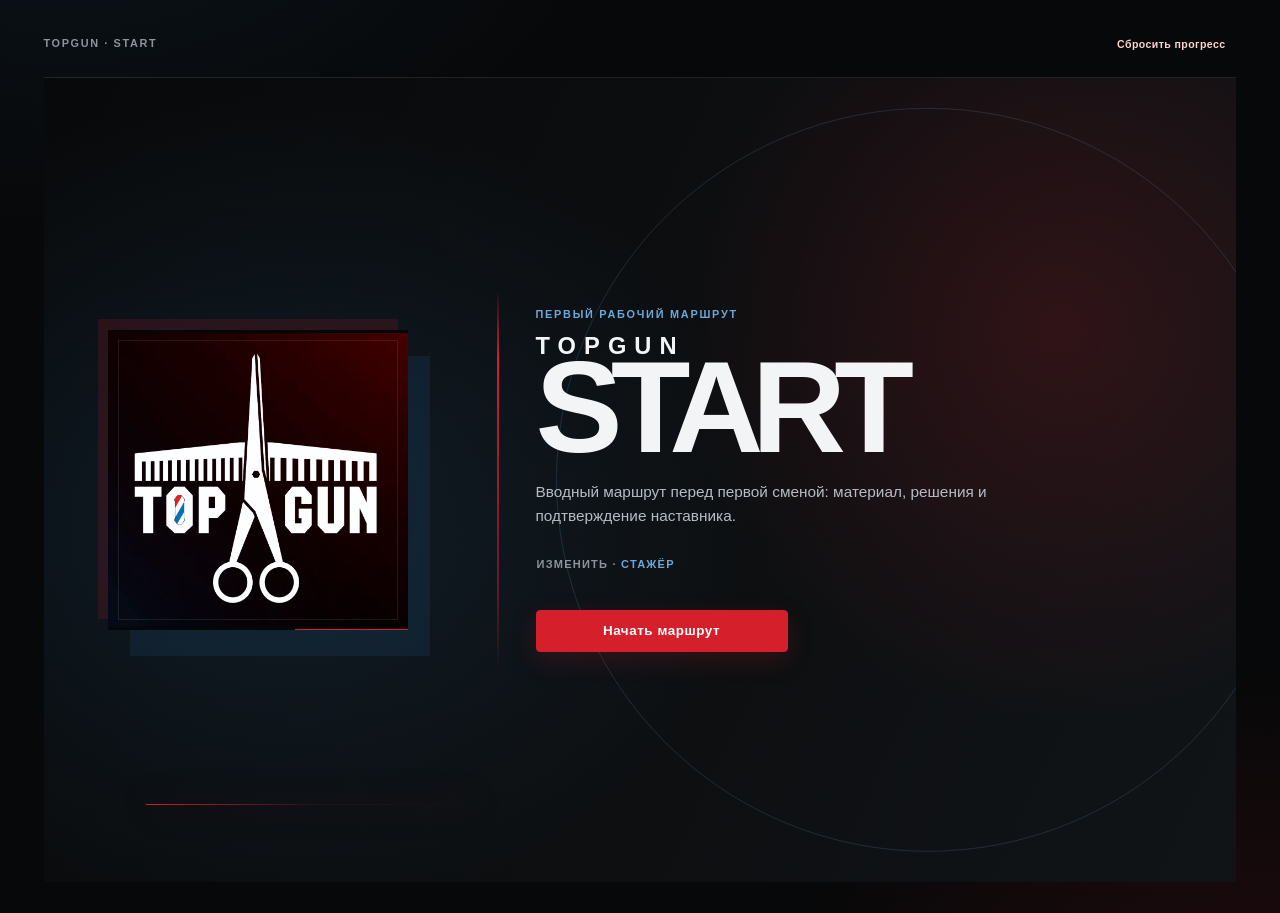
<file: index.html>
<!doctype html>
<html lang="ru">
  <head>
    <meta charset="utf-8">
    <meta name="viewport" content="width=device-width, initial-scale=1">
    <meta name="color-scheme" content="dark">
    <title>TOPGUN · Старт</title>
    <link rel="stylesheet" href="styles.css">
  </head>
  <body>
    <div id="app" class="app-shell" aria-live="polite"></div>
    <script src="content/sources.js"></script>
    <script src="content/practice.js"></script>
    <script src="content/modules.js"></script>
    <script src="content/questions.js"></script>
    <script src="content/experience.js"></script>
    <script src="src/progress.js"></script>
    <script src="src/experience-engine.js"></script>
    <script src="src/scene-renderers.js"></script>
    <script src="app.js"></script>
  </body>
</html>
</file>
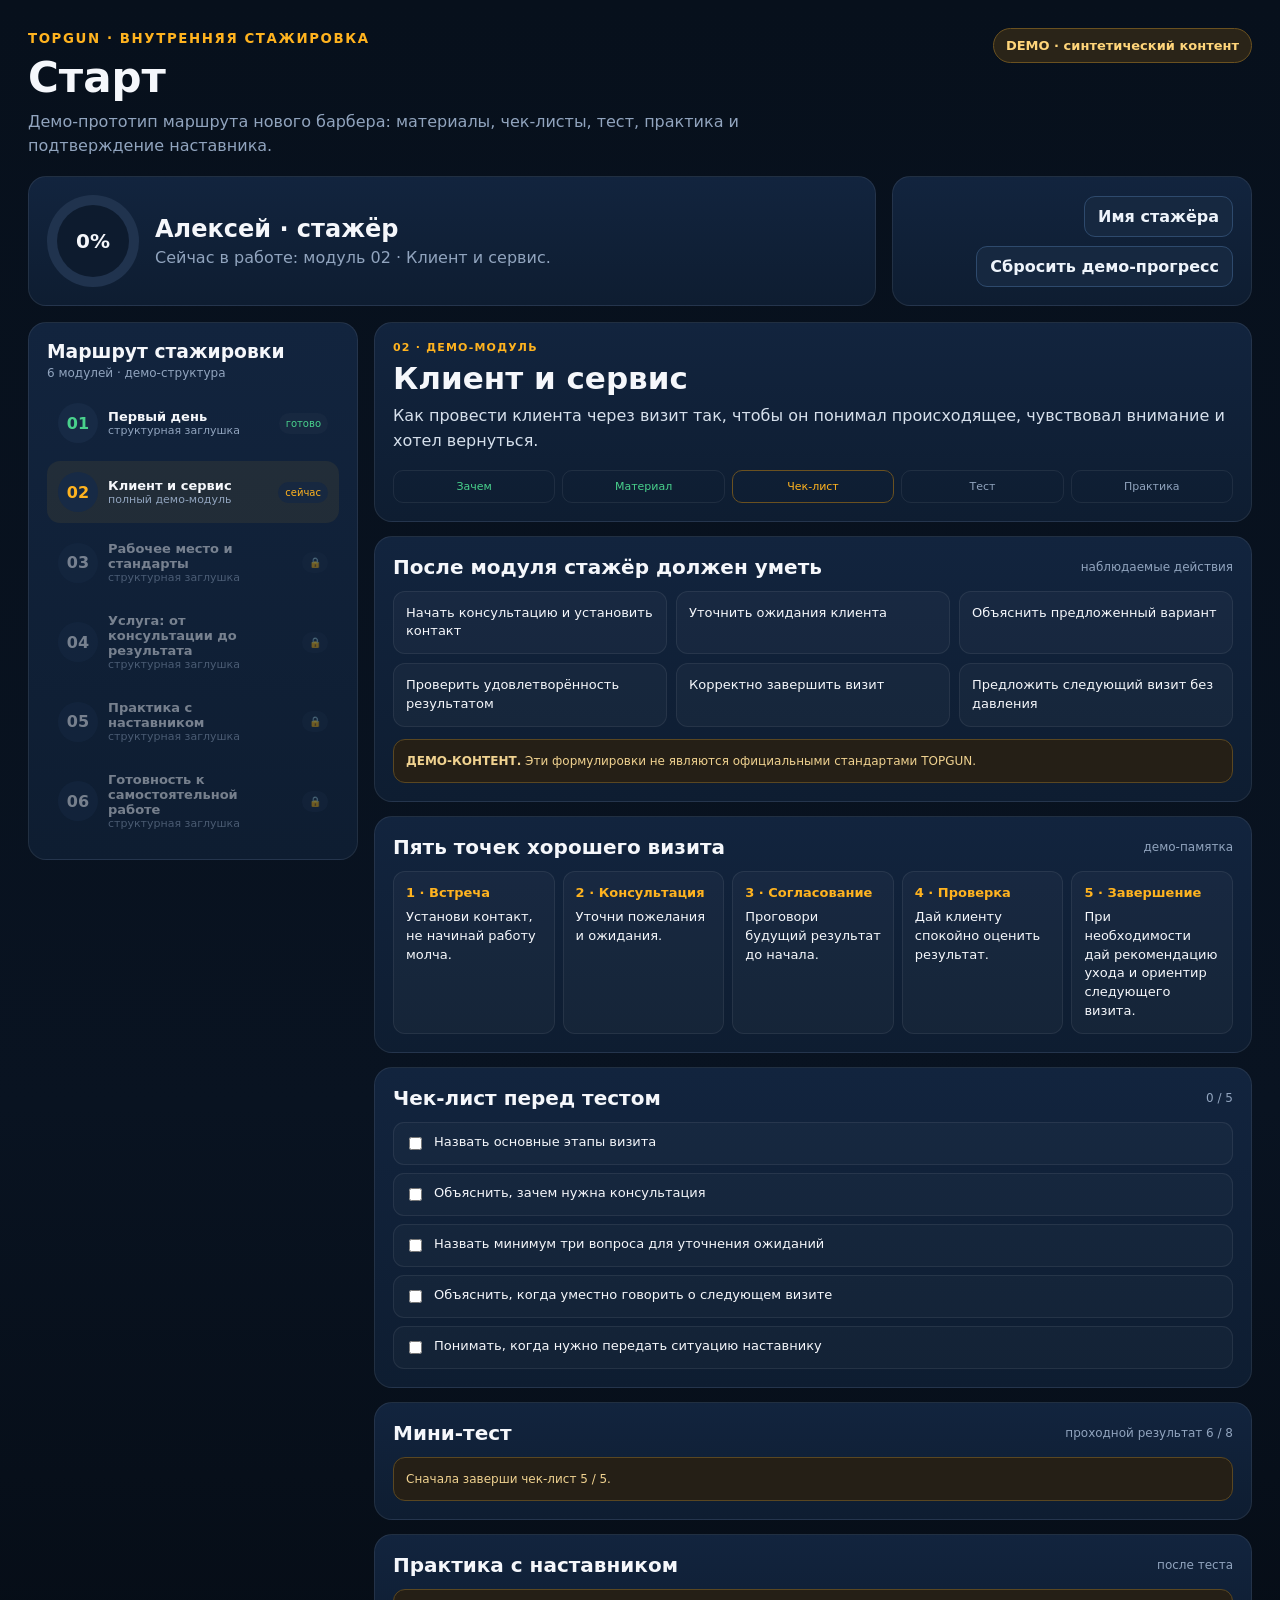
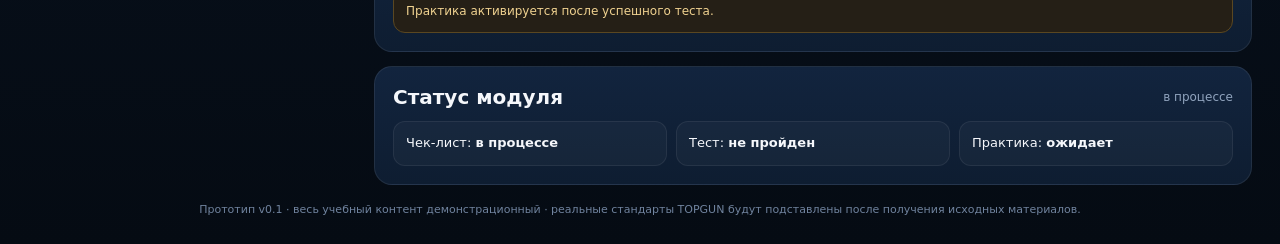
<file: references/TOPGUN_Start_prototype_v01.html>
<!doctype html>
<html lang="ru">
<head>
<meta charset="utf-8"><meta name="viewport" content="width=device-width,initial-scale=1">
<title>TOPGUN · Старт v0.1</title>
<style>
:root{--bg:#07101c;--panel:#10213a;--line:#29415f;--text:#f5f7fb;--muted:#91a4be;--amber:#ffb31f;--green:#49d18c;--red:#ff6b6b}
*{box-sizing:border-box} body{margin:0;background:linear-gradient(180deg,#07101c,#091321 60%,#050b13);color:var(--text);font-family:Inter,system-ui,Segoe UI,Arial,sans-serif}
.wrap{max-width:1380px;margin:auto;padding:28px}.top{display:flex;justify-content:space-between;gap:20px;align-items:flex-start;margin-bottom:18px}
small.brand{color:var(--amber);font-weight:900;letter-spacing:.12em;text-transform:uppercase}.top h1{margin:6px 0 8px;font-size:42px}.top p{color:var(--muted);margin:0;max-width:800px;line-height:1.5}
.demo{border:1px solid #6a5120;background:#2a2418;color:#ffd57a;padding:9px 12px;border-radius:999px;font-size:13px;font-weight:800}
.hero,.main{display:grid;grid-template-columns:1fr 360px;gap:16px}.hero{margin-bottom:16px}.card{background:linear-gradient(180deg,#12243e,#0e1d31);border:1px solid rgba(255,255,255,.08);border-radius:18px;padding:18px}
.progress{display:flex;gap:16px;align-items:center}.ring{width:92px;height:92px;border-radius:50%;display:grid;place-items:center;background:conic-gradient(var(--amber) 0deg,#20334e 0deg);position:relative}.ring:after{content:"";position:absolute;inset:10px;background:#0d1b2e;border-radius:50%}.ring b{z-index:1;font-size:20px}.progress h2{margin:0 0 5px}.progress p{margin:0;color:var(--muted)}
.actions{display:flex;justify-content:flex-end;align-items:center;gap:8px;flex-wrap:wrap}button{font:inherit;border:0;border-radius:11px;padding:10px 13px;font-weight:800;cursor:pointer}.primary{background:linear-gradient(135deg,var(--amber),#ff8a00);color:#111}.secondary{background:#162840;color:#eef4fb;border:1px solid #2e4a6d}
.route h3{margin:0 0 4px}.route .sub{color:var(--muted);font-size:12px;margin-bottom:12px}.mod{display:grid;grid-template-columns:40px 1fr auto;gap:10px;align-items:center;padding:11px;border-radius:13px;margin-top:7px;cursor:pointer}.mod:hover,.mod.active{background:rgba(255,179,31,.07)}.num{width:40px;height:40px;border-radius:50%;display:grid;place-items:center;background:#172a45;font-weight:900}.active .num{color:var(--amber)}.done .num{color:var(--green)}.locked{opacity:.45}.mt{font-size:13px;font-weight:850}.ms{font-size:11px;color:var(--muted)}.badge{font-size:10px;background:#172840;color:#9fb1c8;border-radius:999px;padding:5px 7px}.badge.ok{color:var(--green)}.badge.now{color:var(--amber)}
.main{grid-template-columns:330px 1fr;align-items:start}.route{position:sticky;top:14px}.content{display:grid;gap:14px}.moduleHead h2{font-size:31px;margin:6px 0 8px}.moduleHead p{margin:0;color:#d6e0ec;line-height:1.55}.eyebrow{font-size:11px;color:var(--amber);font-weight:900;letter-spacing:.11em;text-transform:uppercase}
.stagebar{display:grid;grid-template-columns:repeat(5,1fr);gap:7px;margin-top:16px}.stage{font-size:11px;color:var(--muted);padding:9px;border:1px solid rgba(255,255,255,.07);border-radius:10px;text-align:center}.stage.done{color:var(--green)}.stage.current{color:var(--amber);border-color:#6a5120}
.title{display:flex;justify-content:space-between;gap:10px;align-items:center;margin-bottom:12px}.title h3{margin:0;font-size:20px}.title span{color:var(--muted);font-size:12px}
.grid3{display:grid;grid-template-columns:repeat(3,1fr);gap:9px}.box{padding:12px;background:rgba(255,255,255,.03);border:1px solid rgba(255,255,255,.07);border-radius:12px;font-size:13px;line-height:1.45}.note{margin-top:12px;padding:12px;border:1px solid #5a4721;background:#251f16;border-radius:12px;color:#f0d290;font-size:12px;line-height:1.5}
.lesson{display:grid;grid-template-columns:repeat(5,1fr);gap:8px}.lesson .box b{color:var(--amber);display:block;margin-bottom:5px}.checks{display:grid;gap:8px}.check{display:flex;gap:9px;padding:11px;border:1px solid rgba(255,255,255,.07);border-radius:11px;background:rgba(255,255,255,.025);font-size:13px}.check input{accent-color:var(--amber)}
.question{padding:14px;border:1px solid rgba(255,255,255,.07);border-radius:12px;margin-bottom:10px}.question h4{margin:0 0 9px;font-size:14px;line-height:1.4}.opt{display:flex;gap:8px;padding:6px 0;font-size:12px;color:#dbe5f1}.opt input{accent-color:var(--amber)}
.result{display:none;margin-top:10px;padding:12px;border-radius:11px}.result.good{display:block;background:#10291f;border:1px solid #245d43;color:#bcefd3}.result.bad{display:block;background:#2a1619;border:1px solid #663239;color:#ffd0d0}
.practice{display:grid;grid-template-columns:1fr .65fr;gap:12px}.mentor{padding:13px;background:#0b1829;border:1px solid rgba(255,255,255,.07);border-radius:12px}.mentor label{display:block;color:var(--muted);font-size:10px;text-transform:uppercase;font-weight:800;margin:0 0 5px}.mentor select,.mentor textarea{width:100%;background:#081421;color:#fff;border:1px solid var(--line);border-radius:10px;padding:10px;font:inherit}.mentor textarea{min-height:90px;resize:vertical}
.stub{text-align:center;color:var(--muted);padding:38px 18px}.footer{text-align:center;color:#70839e;font-size:11px;margin-top:18px}
@media(max-width:1000px){.hero,.main{grid-template-columns:1fr}.route{position:static}.lesson{grid-template-columns:1fr 1fr}.grid3{grid-template-columns:1fr 1fr}.practice{grid-template-columns:1fr}}
@media(max-width:650px){.wrap{padding:18px}.top{flex-direction:column}.top h1{font-size:34px}.lesson,.grid3,.stagebar{grid-template-columns:1fr}}
</style>
</head><body><div class="wrap">
<div class="top"><div><small class="brand">TOPGUN · внутренняя стажировка</small><h1>Старт</h1><p>Демо-прототип маршрута нового барбера: материалы, чек-листы, тест, практика и подтверждение наставника.</p></div><div class="demo">DEMO · синтетический контент</div></div>
<div class="hero">
<div class="card progress"><div id="ring" class="ring"><b id="pct">0%</b></div><div><h2 id="name">Алексей · стажёр</h2><p id="progText">Сейчас в работе: модуль 02 · Клиент и сервис.</p></div></div>
<div class="card actions"><button class="secondary" onclick="renameTrainee()">Имя стажёра</button><button class="secondary" onclick="resetAll()">Сбросить демо-прогресс</button></div>
</div>
<div class="main"><aside class="card route"><h3>Маршрут стажировки</h3><div class="sub">6 модулей · демо-структура</div><div id="route"></div></aside><section id="content" class="content"></section></div>
<div class="footer">Прототип v0.1 · весь учебный контент демонстрационный · реальные стандарты TOPGUN будут подставлены после получения исходных материалов.</div>
</div>
<script>
const modules=[
{id:1,t:'Первый день',d:'Как устроена стажировка, роли и первые шаги.'},
{id:2,t:'Клиент и сервис',d:'Консультация, коммуникация, завершение визита.'},
{id:3,t:'Рабочее место и стандарты',d:'Подготовка рабочего места и порядок действий.'},
{id:4,t:'Услуга: от консультации до результата',d:'Последовательность работы с клиентом.'},
{id:5,t:'Практика с наставником',d:'Практические задания и подтверждение наставника.'},
{id:6,t:'Готовность к самостоятельной работе',d:'Финальная проверка знаний и практических допусков.'}
];
const checks=['Назвать основные этапы визита','Объяснить, зачем нужна консультация','Назвать минимум три вопроса для уточнения ожиданий','Объяснить, когда уместно говорить о следующем визите','Понимать, когда нужно передать ситуацию наставнику'];
const qs=[
['Клиент показывает фото и говорит «Хочу точно так же». Что логичнее сделать первым?',['Сразу начать','Уточнить ожидания и обсудить применимость результата','Сказать, что фото ничего не значит','Предложить дорогую услугу'],1],
['Когда естественнее обсудить следующий визит?',['Сразу при знакомстве','В начале услуги','Ближе к завершению, когда понятен ориентир','Только если клиент спросил'],2],
['Клиент выглядит сомневающимся, но говорит «нормально». Лучшее действие:',['Закончить визит','Уточнить конкретнее, всё ли устраивает','Сказать, что мастер знает лучше','Дать скидку'],1],
['Главная задача консультации:',['Продать больше','Показать экспертность','Понять ожидания и согласовать результат','Сократить время'],2],
['Что лучше сделать перед основной работой?',['Согласовать план результата','Не тратить время','Попросить просто довериться','Сразу предложить допуслугу'],0],
['Когда рекомендация ухода уместна?',['Всегда одинаково','Когда связана с конкретной потребностью клиента','Только ради плана продаж','До консультации'],1],
['Если ситуация выходит за рамки компетенции стажёра:',['Решить любой ценой','Скрыть проблему','Передать наставнику по внутренним правилам','Закончить без объяснений'],2],
['Какой финал визита логичнее?',['Расчёт и молчаливое прощание','Проверка результата, рекомендация ухода и ориентир следующего визита','Продажа максимума услуг','Просьба об отзыве до проверки результата'],1]
];
let s=JSON.parse(localStorage.getItem('tgstart')||'{}');
if(!s.name)s.name='Алексей'; if(!s.checks)s.checks=[false,false,false,false,false]; if(!s.answers)s.answers={}; if(!('score'in s))s.score=null; if(!s.mentor)s.mentor='pending'; if(!s.comment)s.comment=''; if(!s.current)s.current=2; if(!s.attempts)s.attempts=0;
function save(){localStorage.setItem('tgstart',JSON.stringify(s));render();}
function done2(){return s.checks.every(Boolean)&&s.score>=6&&s.mentor==='accepted'}
function percent(){let x=0;if(s.checks.every(Boolean))x++;if(s.score>=6)x++;if(s.mentor==='accepted')x++;return Math.round(x/3*33)}
function renameTrainee(){const n=prompt('Имя стажёра:',s.name);if(n&&n.trim()){s.name=n.trim();save()}}
function resetAll(){if(confirm('Сбросить весь демо-прогресс?')){localStorage.removeItem('tgstart');location.reload()}}
function renderRoute(){route.innerHTML='';modules.forEach(m=>{let locked=m.id>=3&&!done2(),done=m.id===1||(m.id===2&&done2()),active=m.id===s.current;let el=document.createElement('div');el.className='mod'+(locked?' locked':'')+(done?' done':'')+(active?' active':'');el.innerHTML='<div class="num">'+String(m.id).padStart(2,'0')+'</div><div><div class="mt">'+m.t+'</div><div class="ms">'+(m.id===2?'полный демо-модуль':'структурная заглушка')+'</div></div><span class="badge '+(done?'ok':active?'now':'')+'">'+(done?'готово':active?'сейчас':locked?'🔒':'демо')+'</span>';el.onclick=()=>{s.current=m.id;save()};route.appendChild(el)})}
function render(){name.textContent=s.name+' · стажёр';let p=percent();pct.textContent=p+'%';ring.style.background='conic-gradient(var(--amber) '+(p*3.6)+'deg,#20334e '+(p*3.6)+'deg)';progText.textContent=done2()?'Демо-модуль «Клиент и сервис» полностью пройден.':'Сейчас в работе: модуль 02 · Клиент и сервис.';renderRoute(); if(s.current!==2){let m=modules.find(x=>x.id===s.current),locked=m.id>=3&&!done2();content.innerHTML='<div class="card moduleHead"><div class="eyebrow">'+String(m.id).padStart(2,'0')+' · '+(locked?'пока закрыто':'демо-структура')+'</div><h2>'+m.t+'</h2><p>'+m.d+'</p></div><div class="card stub"><h3 style="color:white">'+(locked?'Практика этого модуля пока закрыта':'Структурная заглушка')+'</h3><p>'+(locked?'Она откроется после завершения модуля 02.':'Мы специально не придумываем официальные стандарты TOPGUN без их исходных материалов.')+'</p></div>';return} render2()}
function render2(){
let cc=s.checks.filter(Boolean).length,testok=s.score>=6,mentorok=s.mentor==='accepted';
content.innerHTML=`
<div class="card moduleHead"><div class="eyebrow">02 · демо-модуль</div><h2>Клиент и сервис</h2><p>Как провести клиента через визит так, чтобы он понимал происходящее, чувствовал внимание и хотел вернуться.</p><div class="stagebar"><div class="stage done">Зачем</div><div class="stage done">Материал</div><div class="stage ${s.checks.every(Boolean)?'done':'current'}">Чек-лист</div><div class="stage ${testok?'done':s.checks.every(Boolean)?'current':''}">Тест</div><div class="stage ${mentorok?'done':testok?'current':''}">Практика</div></div></div>
<div class="card"><div class="title"><h3>После модуля стажёр должен уметь</h3><span>наблюдаемые действия</span></div><div class="grid3">${['Начать консультацию и установить контакт','Уточнить ожидания клиента','Объяснить предложенный вариант','Проверить удовлетворённость результатом','Корректно завершить визит','Предложить следующий визит без давления'].map(x=>'<div class="box">'+x+'</div>').join('')}</div><div class="note"><b>ДЕМО-КОНТЕНТ.</b> Эти формулировки не являются официальными стандартами TOPGUN.</div></div>
<div class="card"><div class="title"><h3>Пять точек хорошего визита</h3><span>демо-памятка</span></div><div class="lesson">${[['1 · Встреча','Установи контакт, не начинай работу молча.'],['2 · Консультация','Уточни пожелания и ожидания.'],['3 · Согласование','Проговори будущий результат до начала.'],['4 · Проверка','Дай клиенту спокойно оценить результат.'],['5 · Завершение','При необходимости дай рекомендацию ухода и ориентир следующего визита.']].map(x=>'<div class="box"><b>'+x[0]+'</b>'+x[1]+'</div>').join('')}</div></div>
<div class="card"><div class="title"><h3>Чек-лист перед тестом</h3><span>${cc} / 5</span></div><div class="checks">${checks.map((x,i)=>'<label class="check"><input data-i="'+i+'" type="checkbox" '+(s.checks[i]?'checked':'')+'><span>'+x+'</span></label>').join('')}</div></div>
<div class="card"><div class="title"><h3>Мини-тест</h3><span>проходной результат 6 / 8</span></div>${!s.checks.every(Boolean)?'<div class="note">Сначала заверши чек-лист 5 / 5.</div>':'<div>'+qs.map((q,qi)=>'<div class="question"><h4>'+(qi+1)+'. '+q[0]+'</h4>'+q[1].map((o,oi)=>'<label class="opt"><input type="radio" name="q'+qi+'" value="'+oi+'" '+(s.answers[qi]==oi?'checked':'')+'><span>'+o+'</span></label>').join('')+'</div>').join('')+'<button id="testBtn" class="primary">Проверить тест</button><div class="result '+(s.score===null?'':s.score>=6?'good':'bad')+'">'+(s.score===null?'':s.score>=6?'<b>Тест пройден · '+s.score+'/8</b><br>Теоретическая часть завершена.':'<b>'+s.score+'/8 · Нужно повторить</b><br>Попыток: '+s.attempts)+'</div></div>'}</div>
<div class="card"><div class="title"><h3>Практика с наставником</h3><span>${mentorok?'принято':testok?'ожидает проверки':'после теста'}</span></div>${!testok?'<div class="note">Практика активируется после успешного теста.</div>':'<div class="practice"><div><div class="box"><b>Практика · консультация клиента</b><br><br>Проведи консультацию реального или учебного клиента под наблюдением наставника.</div><div class="checks" style="margin-top:9px">'+['Установил контакт','Уточнил ожидания','Задал уточняющие вопросы','Согласовал результат','Завершил консультацию понятным планом'].map(x=>'<div class="check">☐ '+x+'</div>').join('')+'</div></div><div class="mentor"><label>Решение наставника</label><select id="mentor"><option value="pending" '+(s.mentor==='pending'?'selected':'')+'>Ожидает проверки</option><option value="accepted" '+(s.mentor==='accepted'?'selected':'')+'>Принято</option><option value="repeat" '+(s.mentor==='repeat'?'selected':'')+'>Нужно повторить</option></select><label style="margin-top:12px">Комментарий</label><textarea id="comment" placeholder="Короткий комментарий">'+s.comment+'</textarea><button id="saveMentor" class="secondary" style="width:100%;margin-top:9px">Сохранить проверку</button></div></div>'}</div>
<div class="card"><div class="title"><h3>Статус модуля</h3><span>${done2()?'завершён':'в процессе'}</span></div><div class="grid3"><div class="box">Чек-лист: <b>${s.checks.every(Boolean)?'✓ 5/5':'в процессе'}</b></div><div class="box">Тест: <b>${testok?'✓ '+s.score+'/8':s.score===null?'не пройден':s.score+'/8'}</b></div><div class="box">Практика: <b>${mentorok?'✓ принято':s.mentor==='repeat'?'повторить':'ожидает'}</b></div></div></div>`;
document.querySelectorAll('.check input').forEach(el=>{if(el.dataset.i!==undefined)el.onchange=e=>{s.checks[+e.target.dataset.i]=e.target.checked;save()}})
let tb=document.getElementById('testBtn');if(tb)tb.onclick=()=>{s.answers={};let score=0;qs.forEach((q,qi)=>{let sel=document.querySelector('input[name="q'+qi+'"]:checked');if(sel){let v=+sel.value;s.answers[qi]=v;if(v===q[2])score++}});s.score=score;s.attempts++;save()}
let sm=document.getElementById('saveMentor');if(sm)sm.onclick=()=>{s.mentor=document.getElementById('mentor').value;s.comment=document.getElementById('comment').value;save()}
}
render();
</script></body></html>
</file>
<file: styles.css>
:root {
  --graphite: #11100f;
  --graphite-raised: #1c1a17;
  --graphite-panel: #25211d;
  --paper: #f5efe4;
  --muted: #b6ada0;
  --amber: #e5a233;
  --amber-light: #ffd27a;
  --green: #8bc59a;
  --red: #e29a8f;
  --blue: #a7c6d8;
  --line: rgba(255, 245, 225, .15);
  --radius: 20px;
  color: var(--paper);
  background: var(--graphite);
  font-family: "Segoe UI", Arial, sans-serif;
}

* { box-sizing: border-box; }
html { min-width: 320px; background: var(--graphite); }
body { min-width: 320px; margin: 0; background: radial-gradient(circle at 85% -10%, rgba(229, 162, 51, .14), transparent 34rem), var(--graphite); }
button, input, select, textarea { font: inherit; }
button { cursor: pointer; }
button:disabled, input:disabled, select:disabled, textarea:disabled { cursor: not-allowed; opacity: .5; }
button:focus-visible, input:focus-visible, select:focus-visible, textarea:focus-visible { outline: 3px solid var(--amber-light); outline-offset: 3px; }

.app-frame { width: min(1320px, calc(100% - 56px)); min-height: 100vh; margin: 0 auto; padding: 20px 0; }
.app-header { display: flex; align-items: center; justify-content: space-between; gap: 16px; padding-bottom: 22px; }
.wordmark { border: 0; padding: 0; color: var(--paper); background: transparent; font: 700 clamp(1rem, 2.5vw, 1.35rem) Georgia, serif; letter-spacing: .08em; }
.app-actions, .scene-actions, .scene-navigation, .skill-levels { display: flex; flex-wrap: wrap; gap: 10px; }

.button { min-height: 42px; border: 1px solid var(--line); border-radius: 999px; padding: 0 16px; color: var(--paper); background: var(--graphite-panel); font-size: .82rem; font-weight: 750; transition: background .16s ease, border-color .16s ease, transform .16s ease; }
.button:not(:disabled):hover { border-color: var(--amber); background: #30291f; transform: translateY(-1px); }
.button-primary { border-color: var(--amber); color: #281907; background: var(--amber); }
.button-primary:not(:disabled):hover { color: #281907; background: var(--amber-light); }
.button-secondary { background: #312b24; }
.button-quiet { background: transparent; }
.button-danger { border-color: rgba(226, 154, 143, .55); color: #ffd2cb; background: transparent; }
.button-success { border-color: rgba(139, 197, 154, .6); color: #d2f1d8; background: rgba(139, 197, 154, .12); }
.button-large { min-height: 52px; padding: 0 24px; font-size: .92rem; }

.system-notice { display: flex; flex-wrap: wrap; gap: 12px; align-items: center; margin: 0 0 16px; border: 1px solid rgba(255, 210, 122, .5); border-radius: 14px; padding: 14px 16px; color: #ffe1a6; background: rgba(112, 72, 24, .34); line-height: 1.45; }
.system-notice p { margin: 0; }

.boot-screen, .route-screen { min-height: calc(100vh - 106px); }
.boot-screen { display: grid; align-content: center; justify-items: start; gap: 34px; padding: clamp(32px, 9vw, 110px) clamp(24px, 9vw, 106px); border: 1px solid var(--line); border-radius: 30px; background: linear-gradient(135deg, rgba(52, 43, 31, .84), rgba(20, 18, 16, .96)); }
.boot-copy { max-width: 760px; }
.boot-title, .route-title, .scene-title, .manifesto-title { margin: 0; font-family: Georgia, "Times New Roman", serif; font-weight: 500; letter-spacing: -.045em; }
.boot-title { font-size: clamp(3.2rem, 10vw, 7.5rem); line-height: .86; }
.scene-kicker { margin: 0 0 10px; color: var(--amber); font-size: .72rem; font-weight: 800; letter-spacing: .13em; text-transform: uppercase; }
.scene-copy { max-width: 800px; color: var(--muted); line-height: 1.6; }

.route-screen { padding: clamp(20px, 5vw, 66px) 0; }
.route-heading { max-width: 710px; margin-bottom: 35px; }
.route-title { font-size: clamp(2.75rem, 7vw, 5.7rem); line-height: .9; }
.route-list { display: grid; gap: 9px; }
.route-item { width: 100%; border: 1px solid var(--line); border-left: 3px solid #655e55; border-radius: 14px; padding: 0; color: var(--paper); background: rgba(255, 255, 255, .025); text-align: left; }
.route-item:not(:disabled):hover { border-color: var(--amber); background: rgba(229, 162, 51, .08); }
.route-item-content { display: grid; grid-template-columns: 52px 1fr auto; column-gap: 16px; align-items: center; min-height: 91px; padding: 14px 18px; }
.route-id { grid-row: span 2; color: var(--amber); font: 1.75rem Georgia, serif; }
.route-item-title { font-size: 1rem; font-weight: 760; }
.route-item-summary { grid-column: 2; overflow: hidden; color: var(--muted); font-size: .8rem; line-height: 1.4; text-overflow: ellipsis; white-space: nowrap; }
.route-status { grid-column: 3; grid-row: 1 / span 2; border-radius: 99px; padding: 6px 8px; font-size: .62rem; font-weight: 800; letter-spacing: .05em; text-transform: uppercase; }
.route-done { border-left-color: var(--green); }.route-current { border-left-color: var(--amber); }.route-mentor { border-left-color: var(--blue); }.route-locked { border-left-color: #625c55; }.route-unfinished { border-left-color: #827a70; }
.status-done { color: #c4efcb; background: rgba(139, 197, 154, .14); }.status-current { color: var(--amber-light); background: rgba(229, 162, 51, .15); }.status-mentor { color: #d2e9f4; background: rgba(167, 198, 216, .14); }.status-locked { color: #aaa299; background: rgba(255,255,255,.06); }.status-unfinished, .status-available { color: #d4cabd; background: rgba(255,255,255,.07); }

.module-scene-shell { display: grid; grid-template-rows: auto minmax(0, 1fr) auto; gap: 17px; height: calc(100dvh - 106px); min-height: 0; }
.scene-hud { display: flex; justify-content: space-between; gap: 16px; color: var(--muted); font-size: .73rem; font-weight: 800; letter-spacing: .08em; text-transform: uppercase; }
.hud-module { color: var(--amber-light); }.hud-progress { color: var(--muted); }
.scene { display: flex; min-height: 0; overflow: hidden; flex-direction: column; border: 1px solid var(--line); border-radius: var(--radius); background: linear-gradient(145deg, rgba(42, 36, 29, .9), rgba(24, 22, 19, .95)); }
.scene-body { display: grid; min-height: 0; flex: 1 1 auto; align-content: start; gap: 16px; width: min(1180px, 100%); margin: 0 auto; padding: clamp(22px, 3vw, 44px); overflow-y: auto; overscroll-behavior: contain; }
.scene-heading { width: min(1180px, 100%); margin: clamp(22px, 3vw, 44px) auto 0; padding: 0 clamp(22px, 3vw, 44px); }
.scene-heading .scene-title { font-size: clamp(2.15rem, 4.4vw, 3.8rem); line-height: .94; }
.scene-title { font-size: clamp(2rem, 4.3vw, 3.65rem); line-height: .98; }
.scene-manifesto { align-content: center; min-height: 100%; text-align: center; }.manifesto-title { font-size: clamp(2.9rem, 9vw, 7rem); line-height: .86; }.manifesto-copy { max-width: 520px; margin: 0 auto; color: var(--muted); line-height: 1.6; }
.canonical-copy { display: grid; gap: 15px; }.scene-copy { margin: 0; }.scene-list { display: grid; gap: 9px; margin: 0; padding-left: 20px; color: #e2dbd1; line-height: 1.52; }.scene-list li::marker { color: var(--amber); }
.scene-callout { border-left: 2px solid var(--amber); padding: 12px 14px; color: #f3d49a; background: rgba(229,162,51,.08); font-size: .85rem; line-height: 1.5; }.scene-source { margin: 5px 0 0; color: #91887c; font-size: .72rem; line-height: 1.45; }
.scene-navigation { justify-content: space-between; }.scene-navigation .button:last-child { margin-left: auto; }

.interaction-panel { display: grid; gap: 11px; margin: 0; border: 1px solid var(--line); border-radius: 16px; padding: clamp(20px, 2.8vw, 32px); background: rgba(0, 0, 0, .13); }.interaction-panel legend { color: var(--paper); font-weight: 750; line-height: 1.45; }.interaction-title { margin: 0; font-size: 1.1rem; }.interaction-help { max-width: 840px; margin: 0 0 8px; color: var(--muted); line-height: 1.5; }.interaction-panel-multiselect { grid-template-columns: repeat(2, minmax(0, 1fr)); column-gap: 14px; }.interaction-panel-multiselect legend, .interaction-panel-multiselect .interaction-help, .interaction-panel-multiselect > .button, .interaction-panel-multiselect .interaction-feedback { grid-column: 1 / -1; }
.choice-row { position: relative; display: flex; gap: 11px; align-items: flex-start; border-radius: 8px; padding: 10px; color: #ded6ca; line-height: 1.42; cursor: pointer; }.choice-row input { position: absolute; opacity: 0; }.choice-mark { display: grid; width: 19px; height: 19px; flex: 0 0 19px; place-items: center; border: 1px solid #958b7e; border-radius: 4px; }.choice-row input[type="radio"] + .choice-mark { border-radius: 50%; }.choice-row input:checked + .choice-mark { border: 5px solid var(--amber); }.choice-row-correct { background: rgba(139,197,154,.11); }.choice-row-correct .choice-mark { border-color: var(--green); }.choice-row-incorrect { background: rgba(226,154,143,.11); }.choice-row-incorrect .choice-mark { border-color: var(--red); }.choice-row-missed { outline: 1px solid rgba(229,162,51,.55); }
.choice-button { width: 100%; border: 1px solid var(--line); border-radius: 10px; padding: 12px; color: #e4ddd3; background: transparent; text-align: left; line-height: 1.43; }.choice-button:hover { border-color: var(--amber); }.choice-button-selected { border-color: var(--green); color: #d2f0d8; background: rgba(139,197,154,.09); }
.hotspot-grid { display: grid; grid-template-columns: repeat(2, 1fr); gap: 11px; }.hotspot-button { min-height: 116px; border: 1px solid var(--line); border-radius: 14px; padding: 16px; color: #e4ddd3; background: rgba(0,0,0,.12); text-align: left; line-height: 1.4; }.hotspot-button:hover { border-color: var(--amber); }.hotspot-button-open { border-color: var(--green); color: #d5f2da; background: rgba(139,197,154,.1); }
.sorter-row { display: grid; grid-template-columns: minmax(110px, .55fr) 1fr; gap: 12px; align-items: center; }.sorter-label { color: var(--amber-light); font-size: .78rem; font-weight: 800; text-transform: uppercase; }.field-control { width: 100%; border: 1px solid var(--line); border-radius: 9px; padding: 10px; color: var(--paper); background: #211e1a; }.field-label { color: var(--muted); font-size: .68rem; font-weight: 800; letter-spacing: .08em; text-transform: uppercase; }textarea.field-control { min-height: 100px; resize: vertical; }
.grouped-scene-body { grid-template-rows: auto minmax(0, 1fr) auto auto; }.substep-nav { display: flex; gap: 8px; overflow-x: auto; padding-bottom: 2px; }.substep-button { flex: 0 0 auto; min-height: 36px; border: 1px solid var(--line); border-radius: 999px; padding: 0 12px; color: var(--muted); background: transparent; font-size: .72rem; font-weight: 750; }.substep-button-active { border-color: var(--amber); color: var(--paper); background: rgba(229,162,51,.09); }.substep-button-done { border-color: rgba(139,197,154,.5); color: #c6ebce; }.practice-hub-grid { display: grid; grid-template-columns: repeat(2, minmax(0, 1fr)); gap: 9px; }.practice-skill { min-height: 66px; border: 1px solid var(--line); border-radius: 12px; padding: 12px; color: var(--paper); background: rgba(0,0,0,.12); text-align: left; line-height: 1.35; }.practice-skill-active { border-color: var(--amber); background: rgba(229,162,51,.09); }.practice-detail { display: grid; gap: 11px; border: 1px solid rgba(229,162,51,.38); border-radius: 16px; padding: clamp(18px, 2.8vw, 30px); background: rgba(74,51,23,.16); }
.interaction-status { margin: 0; color: var(--muted); font-size: .81rem; line-height: 1.45; }.interaction-status-done { color: #c6ebce; }.interaction-feedback { min-height: 1.4em; margin: 0; color: var(--muted); font-size: .84rem; line-height: 1.45; }.interaction-feedback-success { color: #c6ebce; }.interaction-feedback-error { color: #ffd0c9; }.scene-error { margin: auto; border: 1px solid rgba(226,154,143,.6); border-radius: 15px; padding: 18px; color: #ffd2cb; background: rgba(109, 46, 38, .28); line-height: 1.5; }.quiz-options { display: grid; gap: 7px; margin: 0; border: 0; padding: 0; }.quiz-options legend { margin-bottom: 8px; color: var(--paper); font-size: 1rem; font-weight: 750; line-height: 1.45; }.result-score { margin: 0; color: var(--amber-light); font: clamp(3rem, 10vw, 6rem) Georgia, serif; line-height: .9; }.requirements-grid { display: grid; gap: 8px; }.requirement { border-left: 2px solid #70685d; padding: 11px 12px; color: var(--muted); background: rgba(255,255,255,.03); }.requirement-done { border-color: var(--green); color: #d0eed7; }.mentor-panel { display: grid; align-content: start; gap: 9px; border: 1px solid rgba(229,162,51,.38); border-radius: 16px; padding: 20px; background: rgba(74, 51, 23, .16); }

.legacy-module { display: grid; gap: 18px; width: min(930px, 100%); margin: 0 auto; padding: 26px 0 55px; }.legacy-card { display: grid; gap: 14px; border: 1px solid var(--line); border-radius: 17px; padding: clamp(20px, 4vw, 35px); background: var(--graphite-raised); }.legacy-title { margin: 0; font-size: 1.35rem; }.skill-item { border-top: 1px solid var(--line); padding-top: 15px; }.skill-item h3 { margin: 0; }.skill-levels { margin-top: 10px; }.skill-levels .button { min-height: 36px; padding: 0 11px; font-size: .71rem; }

@media (max-width: 620px) {
  .app-frame { width: min(100% - 24px, 1320px); }.app-header { align-items: flex-start; }.app-actions { justify-content: flex-end; }.app-actions .button { padding: 0 11px; font-size: .72rem; }.boot-screen { min-height: calc(100vh - 92px); }.route-item-content { grid-template-columns: 38px 1fr; row-gap: 7px; padding: 14px; }.route-id { font-size: 1.35rem; }.route-status { grid-column: 2; grid-row: auto; justify-self: start; }.route-item-summary { white-space: normal; }.module-scene-shell { height: calc(100dvh - 156px); }.scene { min-height: 0; }.scene-body, .scene-heading { padding-left: 21px; padding-right: 21px; }.interaction-panel-multiselect { grid-template-columns: 1fr; }.interaction-panel-multiselect legend, .interaction-panel-multiselect .interaction-help, .interaction-panel-multiselect > .button, .interaction-panel-multiselect .interaction-feedback { grid-column: auto; }.hotspot-grid, .practice-hub-grid { grid-template-columns: 1fr; }.sorter-row { grid-template-columns: 1fr; gap: 7px; }.scene-navigation { gap: 9px; }.scene-navigation .button { flex: 1; padding: 0 12px; }.scene-navigation .button:last-child { margin-left: 0; }.manifesto-title { font-size: clamp(2.55rem, 16vw, 4.6rem); }
}

@media (prefers-reduced-motion: reduce) { *, *::before, *::after { scroll-behavior: auto !important; transition-duration: .01ms !important; animation-duration: .01ms !important; } }

/* Stage 2 · Phase A: visual foundation. Scene archetypes are deliberately unchanged. */
:root {
  --bg: #070809;
  --surface: #0d0f11;
  --surface-raised: #13161a;
  --surface-deep: #090b0d;
  --text: #f3f4f5;
  --text-soft: #d4d8dc;
  --muted: #8e949c;
  --muted-strong: #b6bcc4;
  --red: #d51f2b;
  --red-bright: #ef3541;
  --red-soft: rgba(213, 31, 43, .16);
  --blue: #2c70a8;
  --blue-bright: #69a9dc;
  --blue-soft: rgba(44, 112, 168, .16);
  --success: #78a988;
  --success-soft: rgba(120, 169, 136, .14);
  --danger: #c75b5b;
  --danger-soft: rgba(199, 91, 91, .16);
  --line: rgba(255, 255, 255, .10);
  --line-strong: rgba(255, 255, 255, .18);
  --line-blue: rgba(105, 169, 220, .42);
  --space-1: .5rem;
  --space-2: .75rem;
  --space-3: 1rem;
  --space-4: 1.5rem;
  --space-5: 2rem;
  --space-6: 3rem;
  --radius-sm: 4px;
  --radius-md: 8px;
  --radius-lg: 14px;
  --shadow-float: 0 24px 80px rgba(0, 0, 0, .32);
  --font-ui: "Segoe UI", "Helvetica Neue", Arial, sans-serif;
  --font-display: "Arial Narrow", "Segoe UI", Arial, sans-serif;
  --graphite: var(--bg);
  --graphite-raised: var(--surface-raised);
  --graphite-panel: var(--surface-raised);
  --paper: var(--text);
  --green: var(--success);
  --amber: var(--red);
  --amber-light: var(--blue-bright);
  color: var(--text);
  background: var(--bg);
  font-family: var(--font-ui);
}

html { background: var(--bg); }
body {
  min-height: 100dvh;
  overflow-x: hidden;
  background:
    radial-gradient(ellipse 58rem 42rem at 5% -20%, rgba(44, 112, 168, .13), transparent 62%),
    radial-gradient(ellipse 46rem 34rem at 98% 112%, rgba(213, 31, 43, .12), transparent 66%),
    var(--bg);
}
body::before,
body::after {
  position: fixed;
  z-index: -1;
  inset: 0;
  content: "";
  pointer-events: none;
}
body::before {
  opacity: .34;
  background:
    linear-gradient(112deg, transparent 0 46%, rgba(255, 255, 255, .028) 46.1% 46.2%, transparent 46.3% 100%),
    repeating-linear-gradient(104deg, transparent 0 13px, rgba(255, 255, 255, .016) 13px 14px, transparent 14px 29px);
  mask-image: linear-gradient(to bottom, black, transparent 78%);
}
body::after {
  opacity: .52;
  background-image: radial-gradient(rgba(255, 255, 255, .16) .45px, transparent .7px);
  background-size: 7px 7px;
  mask-image: linear-gradient(to bottom, rgba(0, 0, 0, .34), transparent 76%);
}
button:disabled,
input:disabled,
select:disabled,
textarea:disabled { opacity: .42; }
button:focus-visible,
input:focus-visible,
select:focus-visible,
textarea:focus-visible {
  outline: 2px solid var(--blue-bright);
  outline-offset: 3px;
}

.app-frame {
  width: 100%;
  min-height: 100dvh;
  padding: clamp(12px, 2.1vw, 30px) clamp(16px, 3.4vw, 56px) clamp(16px, 2.4vw, 34px);
}
.app-header {
  width: min(1360px, 100%);
  min-height: 37px;
  margin: 0 auto;
  padding: 0 0 var(--space-3);
  border-bottom: 1px solid var(--line);
}
.wordmark {
  color: var(--text);
  font-family: var(--font-display);
  font-size: clamp(.88rem, 1.6vw, 1.05rem);
  font-weight: 800;
  letter-spacing: .18em;
  line-height: 1;
  text-transform: uppercase;
}
.wordmark:hover { color: var(--blue-bright); }
.app-actions,
.scene-actions,
.scene-navigation,
.skill-levels { gap: var(--space-2); }

.button {
  min-height: 42px;
  border-color: var(--line-strong);
  border-radius: var(--radius-sm);
  color: var(--text-soft);
  background: rgba(19, 22, 26, .72);
  font-size: .77rem;
  font-weight: 750;
  letter-spacing: .04em;
  line-height: 1;
}
.button:not(:disabled):hover {
  border-color: var(--line-blue);
  color: var(--text);
  background: rgba(44, 112, 168, .14);
}
.button-primary {
  border-color: var(--red);
  color: #fff;
  background: var(--red);
  box-shadow: 0 8px 26px rgba(213, 31, 43, .18);
}
.button-primary:not(:disabled):hover { border-color: var(--red-bright); color: #fff; background: var(--red-bright); }
.button-secondary { border-color: rgba(105, 169, 220, .42); color: #d8eafb; background: var(--blue-soft); }
.button-quiet { border-color: transparent; color: var(--muted-strong); background: transparent; }
.button-quiet:not(:disabled):hover { border-color: var(--line); background: rgba(255, 255, 255, .035); }
.button-danger { border-color: rgba(199, 91, 91, .55); color: #ffd3d3; background: transparent; }
.button-success { border-color: rgba(120, 169, 136, .65); color: #d9f0df; background: var(--success-soft); }
.button-large { font-size: .84rem; }

.system-notice {
  width: min(1360px, 100%);
  margin: var(--space-3) auto 0;
  border-color: rgba(199, 91, 91, .48);
  border-left: 3px solid var(--danger);
  border-radius: var(--radius-sm);
  color: #ffd9d9;
  background: var(--danger-soft);
}

/* Boot and route retain their Phase A structure; Phase B owns their composition redesign. */
.boot-screen,
.route-screen {
  width: min(1360px, 100%);
  min-height: calc(100dvh - 86px);
  margin: 0 auto;
}
.boot-screen {
  gap: clamp(24px, 4vw, 48px);
  padding: clamp(32px, 8vw, 104px) clamp(6px, 5vw, 76px);
  border: 0;
  border-radius: 0;
  background: linear-gradient(110deg, rgba(13, 15, 17, .30), rgba(13, 15, 17, .84));
}
.boot-title,
.route-title,
.scene-title,
.manifesto-title {
  font-family: var(--font-display);
  font-weight: 800;
  letter-spacing: -.055em;
}
.scene-kicker { color: var(--blue-bright); font-size: .68rem; letter-spacing: .16em; }
.scene-copy { color: var(--muted-strong); }
.route-item {
  border-color: var(--line);
  border-left-color: #555b63;
  border-radius: var(--radius-sm);
  background: rgba(13, 15, 17, .58);
}
.route-item:not(:disabled):hover { border-color: var(--line-blue); background: rgba(44, 112, 168, .10); }
.route-id { color: var(--blue-bright); font-family: var(--font-display); font-weight: 800; }
.route-status { border: 1px solid transparent; border-radius: 2px; letter-spacing: .07em; }
.route-done { border-left-color: var(--success); }.route-current { border-left-color: var(--red); }.route-mentor { border-left-color: var(--blue); }.route-locked { border-left-color: #50555c; }.route-unfinished { border-left-color: #737b85; }
.status-done { border-color: rgba(120, 169, 136, .35); color: #c9ead2; background: var(--success-soft); }.status-current { border-color: rgba(213, 31, 43, .46); color: #ffccd0; background: var(--red-soft); }.status-mentor { border-color: rgba(105, 169, 220, .42); color: #d4ecff; background: var(--blue-soft); }.status-locked { color: #a9afb7; background: rgba(255, 255, 255, .045); }.status-unfinished, .status-available { color: #c4c9cf; background: rgba(255,255,255,.055); }

.module-scene-shell {
  width: min(1360px, 100%);
  height: calc(100dvh - 96px);
  margin: 0 auto;
  padding-top: var(--space-3);
}
.scene-hud { color: var(--muted); font-size: .67rem; letter-spacing: .13em; }
.hud-module { color: var(--blue-bright); }.hud-progress { color: var(--muted-strong); }
.scene {
  border: 0;
  border-top: 1px solid var(--line);
  border-bottom: 1px solid var(--line);
  border-radius: 0;
  background: linear-gradient(120deg, rgba(13, 15, 17, .86), rgba(19, 22, 26, .73));
  box-shadow: var(--shadow-float);
}
.scene-body {
  gap: var(--space-3);
  width: min(1240px, 100%);
  padding: clamp(24px, 3.2vw, 54px);
  scrollbar-color: rgba(105, 169, 220, .42) transparent;
}
.scene-heading { width: min(1240px, 100%); margin: clamp(24px, 3.2vw, 54px) auto 0; padding: 0 clamp(24px, 3.2vw, 54px); }
.scene-heading .scene-title { font-size: clamp(2.25rem, 4.8vw, 4.45rem); line-height: .9; }
.scene-title { font-size: clamp(2.15rem, 4.4vw, 4.1rem); line-height: .93; }
.manifesto-copy { color: var(--muted-strong); }
.scene-list { color: var(--text-soft); }.scene-list li::marker { color: var(--blue-bright); }
.scene-callout { border-left-color: var(--red); color: #ffe0e2; background: var(--red-soft); }.scene-source { color: var(--muted); }

.interaction-panel {
  border-color: var(--line);
  border-left-color: rgba(105, 169, 220, .34);
  border-radius: var(--radius-md);
  background: rgba(7, 8, 9, .32);
}
.interaction-panel legend { color: var(--text); }.interaction-help { color: var(--muted-strong); }
.choice-row {
  border: 1px solid transparent;
  border-radius: var(--radius-sm);
  color: var(--text-soft);
}
.choice-row:hover { border-color: var(--line); background: rgba(255,255,255,.025); }.choice-row:focus-within { border-color: var(--blue-bright); background: var(--blue-soft); }
.choice-mark { border-color: #7a828b; border-radius: var(--radius-sm); }.choice-row input[type="radio"] + .choice-mark { border-radius: 50%; }.choice-row input:checked + .choice-mark { border-color: var(--blue-bright); background: var(--blue); box-shadow: inset 0 0 0 4px var(--surface); }.choice-row input:checked + .choice-mark::after { width: 5px; height: 5px; border-radius: 50%; background: var(--blue-bright); content: ""; }.choice-row-correct { border-color: rgba(120,169,136,.52); background: var(--success-soft); }.choice-row-correct .choice-mark { border-color: var(--success); }.choice-row-incorrect { border-color: rgba(199,91,91,.58); background: var(--danger-soft); }.choice-row-incorrect .choice-mark { border-color: var(--danger); }.choice-row-missed { outline-color: rgba(105,169,220,.62); }
.choice-button { border-color: var(--line); border-radius: var(--radius-sm); color: var(--text-soft); background: rgba(7, 8, 9, .20); }.choice-button:hover { border-color: var(--line-blue); background: var(--blue-soft); }.choice-button-selected { border-color: rgba(120,169,136,.65); color: #d9f0df; background: var(--success-soft); }
.hotspot-button { border-color: var(--line); border-radius: var(--radius-md); color: var(--text-soft); background: rgba(7,8,9,.22); }.hotspot-button:hover { border-color: var(--line-blue); background: var(--blue-soft); }.hotspot-button-open { border-color: rgba(120,169,136,.65); color: #d9f0df; background: var(--success-soft); }
.sorter-label { color: var(--blue-bright); letter-spacing: .08em; }.field-control { border-color: var(--line-strong); border-radius: var(--radius-sm); color: var(--text); background: rgba(7,8,9,.64); }.field-control:hover { border-color: var(--line-blue); }.field-control:focus { border-color: var(--blue-bright); box-shadow: 0 0 0 3px var(--blue-soft); }.field-label { color: var(--muted); letter-spacing: .1em; }
.substep-button { border-color: var(--line); border-radius: var(--radius-sm); color: var(--muted-strong); }.substep-button:hover { border-color: var(--line-blue); }.substep-button-active { border-color: var(--blue); color: var(--text); background: var(--blue-soft); }.substep-button-done { border-color: rgba(120,169,136,.5); color: #c9ead2; }
.practice-skill { border-color: var(--line); border-radius: var(--radius-sm); color: var(--text); background: rgba(7,8,9,.22); }.practice-skill:hover { border-color: var(--line-blue); }.practice-skill-active { border-color: var(--blue); background: var(--blue-soft); }.practice-detail { border-color: rgba(105,169,220,.38); border-radius: var(--radius-md); background: rgba(44,112,168,.09); }
.interaction-status { color: var(--muted-strong); }.interaction-status-done, .interaction-feedback-success { color: #c9ead2; }.interaction-feedback { color: var(--muted-strong); }.interaction-feedback-error { color: #ffd0d0; }.scene-error { border-color: rgba(199,91,91,.62); border-left: 3px solid var(--danger); border-radius: var(--radius-sm); color: #ffd8d8; background: var(--danger-soft); }.quiz-options legend { color: var(--text); }.result-score { color: var(--red-bright); font-family: var(--font-display); font-weight: 800; }.requirement { border-left-color: #5f666e; color: var(--muted-strong); }.requirement-done { border-color: var(--success); color: #d0eed7; }.mentor-panel { border-color: rgba(105,169,220,.36); border-radius: var(--radius-md); background: rgba(44,112,168,.08); }
.legacy-module { width: min(1060px, 100%); }.legacy-card { border-color: var(--line); border-radius: var(--radius-md); background: var(--surface-raised); }

@media (max-width: 620px) {
  .app-frame { padding: 12px; }
  .app-header { padding-bottom: 10px; }
  .boot-screen { min-height: calc(100dvh - 72px); padding-left: 4px; padding-right: 4px; }
  .module-scene-shell { height: calc(100dvh - 103px); padding-top: 10px; }
  .scene-hud { font-size: .61rem; letter-spacing: .08em; }
}
@media (max-width: 620px) {
  .module-scene-shell { height: calc(100dvh - 156px); }
}

/* Stage 2 · Phase B: entry identity and the route trajectory. */
.app-header-boot .wordmark {
  color: var(--muted);
  font-size: .68rem;
  letter-spacing: .15em;
}
.app-header-boot .button-danger {
  min-height: 34px;
  padding-inline: 10px;
  border-color: transparent;
  font-size: .66rem;
}

.boot-screen {
  position: relative;
  display: grid;
  height: calc(100dvh - 96px);
  min-height: 0;
  place-items: center;
  overflow: hidden;
  padding: clamp(24px, 5vw, 72px);
  isolation: isolate;
  background:
    radial-gradient(circle at 13% 70%, rgba(44, 112, 168, .15), transparent 25rem),
    radial-gradient(circle at 88% 23%, rgba(213, 31, 43, .16), transparent 29rem),
    linear-gradient(112deg, rgba(7, 8, 9, .56), rgba(13, 15, 17, .88));
}
.boot-screen::before,
.boot-screen::after {
  position: absolute;
  z-index: -1;
  content: "";
  pointer-events: none;
}
.boot-screen::before {
  width: min(72vw, 940px);
  height: min(72vw, 940px);
  border: 1px solid rgba(105, 169, 220, .12);
  border-radius: 50%;
  transform: translate(21%, -8%);
}
.boot-screen::after {
  right: clamp(18px, 7vw, 120px);
  bottom: clamp(18px, 6vw, 100px);
  width: clamp(84px, 12vw, 178px);
  height: 1px;
  background: linear-gradient(90deg, transparent, var(--red), transparent);
  box-shadow: 0 0 32px rgba(213, 31, 43, .58);
}
.boot-stage {
  display: grid;
  grid-template-columns: minmax(190px, .62fr) minmax(0, 1fr);
  gap: clamp(28px, 6vw, 104px);
  align-items: center;
  width: min(1100px, 100%);
}
.boot-identity {
  display: contents;
}
.boot-logo-frame {
  position: relative;
  display: grid;
  width: min(100%, 292px);
  aspect-ratio: 1;
  place-items: center;
  overflow: hidden;
  background: #050607;
  box-shadow: 18px 22px 0 rgba(44, 112, 168, .12), -8px -9px 0 rgba(213, 31, 43, .13);
}
.boot-logo-frame::before {
  position: absolute;
  inset: 10px;
  border: 1px solid rgba(255, 255, 255, .09);
  content: "";
  pointer-events: none;
}
.boot-logo-frame::after {
  position: absolute;
  right: -1px;
  bottom: -1px;
  width: 38%;
  height: 2px;
  background: var(--red);
  content: "";
}
.boot-logo {
  display: block;
  width: 100%;
  height: 100%;
  object-fit: contain;
}
.boot-copy {
  display: grid;
  justify-items: start;
  max-width: 660px;
}
.boot-copy .scene-kicker { margin-bottom: 18px; }
.boot-title {
  font-size: clamp(5.2rem, 12vw, 10.5rem);
  letter-spacing: -.085em;
  line-height: .73;
}
.boot-copy .scene-copy {
  max-width: 510px;
  margin-top: 24px;
  font-size: clamp(.94rem, 1.2vw, 1.05rem);
}
.boot-trainee {
  min-height: 34px;
  margin-top: 24px;
  padding-inline: 0;
  color: var(--blue-bright);
  font-size: .69rem;
  letter-spacing: .11em;
  text-transform: uppercase;
}
.boot-trainee::before { color: var(--muted); content: "Изменить · "; }
.boot-stage > .button { grid-column: 2; justify-self: start; margin-top: -52px; }

.route-screen {
  display: grid;
  grid-template-rows: auto minmax(0, 1fr);
  width: min(1360px, 100%);
  height: calc(100dvh - 96px);
  min-height: 0;
  margin: 0 auto;
  padding: clamp(20px, 4vw, 48px) 0 0;
  overflow: hidden;
}
.route-heading {
  width: min(740px, 100%);
  margin: 0;
  padding: 0 clamp(2px, 2vw, 26px) clamp(18px, 2vw, 30px);
}
.route-heading .scene-copy { max-width: 610px; }
.route-map { min-height: 0; overflow: hidden; }
.route-list {
  position: relative;
  display: grid;
  grid-template-columns: minmax(0, 1fr) 88px minmax(0, 1fr);
  align-content: start;
  gap: clamp(24px, 3.2vw, 52px) 0;
  height: 100%;
  min-height: 0;
  overflow-y: auto;
  overscroll-behavior: contain;
  padding: 18px clamp(12px, 3vw, 58px) clamp(42px, 6vw, 86px);
  scrollbar-color: rgba(105, 169, 220, .42) transparent;
}
.route-list::before {
  position: absolute;
  top: 18px;
  bottom: 42px;
  left: 50%;
  width: 1px;
  background: linear-gradient(to bottom, rgba(105, 169, 220, .18), rgba(105, 169, 220, .54) 16%, rgba(255, 255, 255, .13) 85%, rgba(255, 255, 255, .05));
  box-shadow: 0 0 26px rgba(44, 112, 168, .22);
  content: "";
}
.route-item {
  position: relative;
  z-index: 1;
  display: block;
  width: min(100%, 470px);
  min-height: 0;
  border: 0;
  border-radius: 0;
  padding: 0;
  color: var(--text);
  background: transparent;
  text-align: left;
  transition: color .16s ease, opacity .16s ease, transform .2s ease;
}
.route-item:not(:disabled):hover { border: 0; background: transparent; transform: translateY(-2px); }
.route-node-left { grid-column: 1; justify-self: end; text-align: right; transform: translateX(-18px); }
.route-node-right { grid-column: 3; justify-self: start; transform: translateX(18px); }
.route-item::before {
  position: absolute;
  top: 29px;
  width: 11px;
  height: 11px;
  border: 2px solid var(--surface);
  border-radius: 50%;
  background: #69717b;
  box-shadow: 0 0 0 1px rgba(255, 255, 255, .17);
  content: "";
}
.route-item::after {
  position: absolute;
  top: 34px;
  width: 38px;
  height: 1px;
  background: rgba(255, 255, 255, .18);
  content: "";
}
.route-node-left::before { right: -62px; }
.route-node-left::after { right: -52px; }
.route-node-right::before { left: -62px; }
.route-node-right::after { left: -52px; }
.route-item-content {
  display: grid;
  grid-template-columns: auto minmax(0, 1fr);
  grid-template-rows: auto auto;
  column-gap: 14px;
  align-items: start;
  min-height: 0;
  padding: 4px 0;
}
.route-id {
  grid-row: 1 / span 2;
  color: #a6afb8;
  font-family: var(--font-display);
  font-size: clamp(3.2rem, 5.8vw, 5.7rem);
  font-weight: 800;
  letter-spacing: -.085em;
  line-height: .72;
}
.route-node-copy { display: grid; gap: 6px; min-width: 0; }
.route-item-title { font-size: clamp(1rem, 1.55vw, 1.3rem); line-height: 1.08; }
.route-item-summary {
  display: block;
  overflow: visible;
  color: var(--muted);
  font-size: .76rem;
  line-height: 1.42;
  text-overflow: clip;
  white-space: normal;
}
.route-status {
  grid-column: 2;
  grid-row: 2;
  justify-self: start;
  width: max-content;
  max-width: 100%;
  margin-top: 10px;
  border: 0;
  border-radius: 0;
  padding: 0;
  background: transparent;
  font-size: .62rem;
  letter-spacing: .11em;
}
.route-node-left .route-status { justify-self: end; }
.route-current { color: #fff; }
.route-current .route-id { color: var(--red-bright); text-shadow: 0 0 34px rgba(213, 31, 43, .24); }
.route-current .route-item-title { font-size: clamp(1.18rem, 1.9vw, 1.58rem); }
.route-current::before { background: var(--red); box-shadow: 0 0 0 1px var(--red), 0 0 23px rgba(213, 31, 43, .75); }
.route-current::after { background: linear-gradient(90deg, var(--red), rgba(213,31,43,.14)); }
.route-done .route-id { color: var(--success); }.route-done::before { background: var(--success); }.route-done::after { background: rgba(120, 169, 136, .62); }
.route-mentor .route-id { color: var(--blue-bright); }.route-mentor::before { background: var(--blue-bright); box-shadow: 0 0 17px rgba(105,169,220,.6); }.route-mentor::after { background: rgba(105,169,220,.68); }
.route-locked { color: #747b84; opacity: .54; }.route-locked .route-item-summary { color: #656b73; }.route-locked::before { background: #434950; }.route-locked::after { background: rgba(255,255,255,.08); }
.route-unfinished { color: #b1b7be; }.route-unfinished .route-id { color: #7e8790; }
.status-done { color: #c9ead2; }.status-current { color: #ffd1d4; }.status-mentor { color: #d4ecff; }.status-locked { color: #878e96; }.status-unfinished, .status-available { color: #b8bec5; }

@media (prefers-reduced-motion: no-preference) {
  .boot-logo-frame { animation: entry-lift .48s cubic-bezier(.2,.7,.2,1) both; }
  .boot-copy { animation: entry-lift .52s .08s cubic-bezier(.2,.7,.2,1) both; }
  .boot-stage > .button { animation: entry-lift .44s .16s cubic-bezier(.2,.7,.2,1) both; }
  .route-item { animation: route-node-in .36s cubic-bezier(.2,.7,.2,1) both; }
  .route-item:nth-child(2) { animation-delay: .05s; }.route-item:nth-child(3) { animation-delay: .1s; }.route-item:nth-child(4) { animation-delay: .15s; }.route-item:nth-child(5) { animation-delay: .2s; }.route-item:nth-child(6) { animation-delay: .25s; }
  @keyframes entry-lift { from { opacity: 0; transform: translateY(10px); } to { opacity: 1; transform: translateY(0); } }
  @keyframes route-node-in { from { opacity: 0; } to { opacity: 1; } }
}

@media (max-width: 620px) {
  .app-header-boot .wordmark { font-size: .58rem; }
  .boot-screen {
    height: calc(100dvh - 103px);
    place-items: start center;
    overflow-y: auto;
    padding: clamp(24px, 9vw, 42px) 10px;
  }
  .boot-stage { grid-template-columns: 1fr; gap: 26px; justify-items: start; }
  .boot-logo-frame { width: min(180px, 47vw); }
  .boot-copy { max-width: 100%; }
  .boot-title { font-size: clamp(4.8rem, 24vw, 7.6rem); }
  .boot-copy .scene-copy { margin-top: 18px; }
  .boot-stage > .button { grid-column: 1; margin-top: 0; }
  .route-screen { height: calc(100dvh - 103px); padding-top: 18px; }
  .route-heading { padding: 0 8px 18px; }
  .route-heading .route-title { font-size: clamp(2.85rem, 14vw, 4.25rem); }
  .route-list {
    grid-template-columns: 38px minmax(0, 1fr);
    gap: 34px;
    padding: 16px 8px 48px 0;
  }
  .route-list::before { top: 16px; bottom: 48px; left: 18px; }
  .route-item,
  .route-node-left,
  .route-node-right { grid-column: 2; justify-self: stretch; width: 100%; text-align: left; transform: none; }
  .route-item::before { top: 25px; left: -25px; right: auto; }
  .route-item::after { top: 30px; left: -16px; right: auto; width: 16px; }
  .route-item-content { column-gap: 12px; }
  .route-id { font-size: clamp(2.9rem, 15vw, 4.3rem); }
  .route-item-title { font-size: 1.05rem; }
  .route-current .route-item-title { font-size: 1.23rem; }
  .route-node-left .route-status { justify-self: start; }
}
@media (max-width: 620px) {
  .route-screen { height: calc(100dvh - 156px); }
}

/* Stage 2 · Phase B revision: deliberate entry lockup and trainee trajectory. */
.boot-screen {
  height: calc(100dvh - 96px);
  min-height: 0;
  padding: clamp(28px, 5vw, 80px);
  background:
    radial-gradient(ellipse 58% 72% at 18% 54%, rgba(44, 112, 168, .17), transparent 72%),
    radial-gradient(ellipse 44% 68% at 85% 31%, rgba(213, 31, 43, .17), transparent 72%),
    linear-gradient(114deg, #08090a 0%, #0d0f11 58%, #111417 100%);
}
.boot-screen::before {
  top: 50%;
  right: clamp(-170px, -5vw, -52px);
  width: min(58vw, 760px);
  height: min(58vw, 760px);
  transform: translateY(-50%);
  border-color: rgba(105, 169, 220, .18);
}
.boot-screen::after {
  right: auto;
  bottom: clamp(24px, 6vw, 80px);
  left: clamp(30px, 8vw, 146px);
  width: min(30vw, 330px);
  background: linear-gradient(90deg, var(--red), rgba(213, 31, 43, .12), transparent);
}
.boot-stage {
  display: block;
  width: min(1180px, 100%);
}
.boot-identity {
  display: grid;
  grid-template-columns: minmax(220px, 300px) minmax(0, 1fr);
  gap: clamp(42px, 7vw, 112px);
  align-items: center;
}
.boot-logo-frame {
  width: min(100%, 300px);
  box-shadow: 22px 26px 0 rgba(44, 112, 168, .13), -10px -11px 0 rgba(213, 31, 43, .15);
}
.boot-copy {
  position: relative;
  display: grid;
  justify-items: start;
  max-width: 620px;
  padding: clamp(10px, 1.4vw, 18px) 0 clamp(10px, 1.4vw, 18px) clamp(22px, 3vw, 40px);
}
.boot-copy::before {
  position: absolute;
  top: 0;
  bottom: 0;
  left: 0;
  width: 2px;
  background: linear-gradient(to bottom, transparent, var(--red) 18%, rgba(213, 31, 43, .42) 80%, transparent);
  content: "";
}
.boot-copy .scene-kicker {
  margin: 0 0 15px;
}
.boot-title-lockup {
  display: grid;
  gap: 2px;
}
.boot-topgun-type {
  margin: 0;
  color: var(--text);
  font-family: var(--font-display);
  font-size: clamp(1rem, 1.9vw, 1.48rem);
  font-weight: 800;
  letter-spacing: .34em;
  line-height: 1;
}
.boot-title {
  margin: 0;
  font-size: clamp(5rem, 10.2vw, 9.6rem);
  letter-spacing: -.09em;
  line-height: .72;
}
.boot-copy .scene-copy {
  max-width: 500px;
  margin: 26px 0 0;
  font-size: clamp(.96rem, 1.2vw, 1.08rem);
  line-height: 1.55;
}
.boot-trainee {
  margin-top: 20px;
}
.boot-copy > .button-primary {
  min-width: min(100%, 252px);
  margin-top: 28px;
}

.route-screen {
  grid-template-rows: auto minmax(0, 1fr);
  height: calc(100dvh - 96px);
  padding-top: clamp(24px, 3.4vw, 46px);
}
.route-heading {
  width: min(840px, 100%);
  padding: 0 clamp(12px, 3.4vw, 52px) clamp(20px, 2.2vw, 30px);
}
.route-heading .scene-kicker { margin-bottom: 12px; }
.route-heading .route-title { font-size: clamp(3.35rem, 6vw, 6.4rem); line-height: .82; }
.route-heading .scene-copy { max-width: 650px; margin-top: 18px; }
.route-map {
  position: relative;
  min-height: 0;
  overflow: hidden;
}
.route-list {
  grid-template-columns: minmax(0, 1fr) 138px minmax(0, 1fr);
  gap: clamp(34px, 4vw, 64px) 0;
  padding: 28px clamp(28px, 5vw, 82px) clamp(58px, 7vw, 100px);
}
.route-list::before {
  top: 28px;
  bottom: 58px;
  width: 4px;
  border-radius: 999px;
  background: linear-gradient(to bottom, rgba(105, 169, 220, .36), rgba(105, 169, 220, .68) 10%, rgba(255, 255, 255, .26) 55%, rgba(255, 255, 255, .08));
  box-shadow: 0 0 0 1px rgba(105, 169, 220, .12), 0 0 34px rgba(44, 112, 168, .27);
}
.route-item {
  width: min(100%, 520px);
  padding: 0;
  opacity: 1;
}
.route-node-left { margin-right: 30px; text-align: right; transform: none; }
.route-node-right { margin-left: 30px; transform: none; }
.route-item::before {
  top: 17px;
  width: 28px;
  height: 28px;
  border: 5px solid #0b0d0f;
  background: #aab2bb;
  box-shadow: 0 0 0 2px rgba(255, 255, 255, .22), 0 0 0 6px rgba(105, 169, 220, .08);
}
.route-item::after {
  top: 30px;
  width: 76px;
  height: 2px;
  background: linear-gradient(90deg, rgba(105, 169, 220, .14), rgba(255, 255, 255, .5));
}
.route-node-left::before { right: -85px; }
.route-node-left::after { right: -69px; }
.route-node-right::before { left: -85px; }
.route-node-right::after { left: -69px; background: linear-gradient(90deg, rgba(255, 255, 255, .5), rgba(105, 169, 220, .14)); }
.route-item-content {
  min-height: 92px;
  padding: 16px 18px 17px;
  border-bottom: 1px solid rgba(255, 255, 255, .16);
  background: linear-gradient(90deg, rgba(20, 24, 28, .66), rgba(20, 24, 28, .08) 88%, transparent);
  column-gap: 18px;
}
.route-node-left .route-item-content {
  grid-template-columns: minmax(0, 1fr) auto;
  background: linear-gradient(270deg, rgba(20, 24, 28, .66), rgba(20, 24, 28, .08) 88%, transparent);
}
.route-node-left .route-id { grid-column: 2; grid-row: 1 / span 2; }
.route-node-left .route-node-copy { grid-column: 1; grid-row: 1; }
.route-node-left .route-status { grid-column: 1; grid-row: 2; }
.route-id {
  font-size: clamp(4.2rem, 6vw, 6.5rem);
  line-height: .68;
}
.route-node-copy { gap: 7px; }
.route-item-title { font-size: clamp(1.1rem, 1.55vw, 1.38rem); line-height: 1.08; }
.route-item-summary { font-size: .8rem; line-height: 1.46; }
.route-status {
  margin-top: 11px;
  font-size: .65rem;
  font-weight: 800;
  letter-spacing: .12em;
}
.route-status::before { display: inline-block; width: 1.3em; color: currentColor; content: "·"; }
.route-done .route-status::before { content: "✓"; }
.route-mentor .route-status::before { content: "◆"; }
.route-locked .route-status::before { content: "×"; }
.route-current .route-item-content {
  min-height: 116px;
  padding: 23px 24px 22px;
  border-bottom-color: rgba(213, 31, 43, .88);
  background: linear-gradient(90deg, rgba(213, 31, 43, .17), rgba(30, 22, 24, .42) 72%, transparent);
  box-shadow: inset 3px 0 var(--red), 0 14px 38px rgba(0, 0, 0, .18);
}
.route-node-left.route-current .route-item-content {
  background: linear-gradient(270deg, rgba(213, 31, 43, .17), rgba(30, 22, 24, .42) 72%, transparent);
  box-shadow: inset -3px 0 var(--red), 0 14px 38px rgba(0, 0, 0, .18);
}
.route-current .route-id { font-size: clamp(5.3rem, 7.5vw, 7.8rem); }
.route-current .route-item-title { font-size: clamp(1.32rem, 2vw, 1.75rem); }
.route-current::before {
  top: 13px;
  width: 36px;
  height: 36px;
  background: var(--red);
  box-shadow: 0 0 0 2px rgba(255, 215, 217, .9), 0 0 0 8px rgba(213, 31, 43, .15), 0 0 30px rgba(213, 31, 43, .8);
}
.route-node-left.route-current::before { right: -89px; }
.route-node-right.route-current::before { left: -89px; }
.route-current::after { top: 31px; height: 3px; background: linear-gradient(90deg, var(--red), rgba(213, 31, 43, .14)); }
.route-node-right.route-current::after { background: linear-gradient(90deg, rgba(213, 31, 43, .14), var(--red)); }
.route-done .route-item-content { border-bottom-color: rgba(120, 169, 136, .44); }
.route-done::before { background: var(--success); box-shadow: 0 0 0 2px rgba(201, 234, 210, .45), 0 0 17px rgba(120, 169, 136, .4); }
.route-done::after { background: linear-gradient(90deg, rgba(120, 169, 136, .22), rgba(120, 169, 136, .72)); }
.route-node-right.route-done::after { background: linear-gradient(90deg, rgba(120, 169, 136, .72), rgba(120, 169, 136, .22)); }
.route-mentor .route-item-content { border-bottom-color: rgba(105, 169, 220, .58); }
.route-mentor::before { border-radius: 4px; background: var(--blue-bright); transform: rotate(45deg); }
.route-mentor::after { background: linear-gradient(90deg, rgba(105, 169, 220, .18), rgba(105, 169, 220, .78)); }
.route-node-right.route-mentor::after { background: linear-gradient(90deg, rgba(105, 169, 220, .78), rgba(105, 169, 220, .18)); }
.route-locked { opacity: .46; }
.route-locked .route-item-content { border-bottom-style: dashed; }
.route-locked::before { border-radius: 5px; background: #4c535b; box-shadow: 0 0 0 2px rgba(255, 255, 255, .08); }
.route-unfinished .route-item-content { border-bottom-color: rgba(255, 255, 255, .34); }
.route-unfinished::before { background: #c4cbd2; }

@media (max-width: 620px) {
  .boot-screen {
    height: calc(100dvh - 103px);
    min-height: 0;
    place-items: center;
    overflow: hidden;
    padding: 24px 14px 28px;
  }
  .boot-screen::before { top: auto; right: -128px; bottom: -178px; width: 420px; height: 420px; transform: none; }
  .boot-screen::after { bottom: 16px; left: 22px; width: 42vw; }
  .boot-stage { width: 100%; }
  .boot-identity {
    grid-template-columns: minmax(104px, 30vw) minmax(0, 1fr);
    gap: clamp(16px, 5vw, 24px);
    align-items: start;
  }
  .boot-logo-frame { width: 100%; }
  .boot-logo-frame::before { inset: 6px; }
  .boot-copy { min-width: 0; padding: 0; }
  .boot-copy::before { display: none; }
  .boot-copy .scene-kicker { margin: 1px 0 12px; font-size: .6rem; letter-spacing: .11em; }
  .boot-topgun-type { font-size: clamp(.76rem, 3.4vw, .98rem); letter-spacing: .23em; }
  .boot-title { font-size: clamp(3.55rem, 15.5vw, 4.75rem); line-height: .73; }
  .boot-copy .scene-copy { grid-column: 1 / -1; max-width: none; margin-top: 18px; font-size: .91rem; line-height: 1.48; }
  .boot-trainee { margin-top: 16px; font-size: .61rem; }
  .boot-copy > .button-primary { width: 100%; min-width: 0; margin-top: 22px; }

  .route-screen { height: calc(100dvh - 103px); padding-top: 18px; }
  .route-heading { padding: 0 10px 18px; }
  .route-heading .route-title { font-size: clamp(3.05rem, 15.5vw, 4.35rem); }
  .route-heading .scene-copy { margin-top: 14px; font-size: .86rem; }
  .route-list { grid-template-columns: 58px minmax(0, 1fr); gap: 38px; padding: 20px 6px 58px 0; }
  .route-list::before { top: 20px; bottom: 56px; left: 26px; width: 3px; }
  .route-item, .route-node-left, .route-node-right { grid-column: 2; width: 100%; margin: 0; text-align: left; }
  .route-item::before, .route-node-left::before, .route-node-right::before { top: 19px; left: -47px; right: auto; width: 24px; height: 24px; }
  .route-item::after, .route-node-left::after, .route-node-right::after { top: 30px; left: -26px; right: auto; width: 27px; height: 2px; }
  .route-current::before, .route-node-left.route-current::before, .route-node-right.route-current::before { top: 14px; left: -51px; right: auto; width: 34px; height: 34px; }
  .route-current::after, .route-node-right.route-current::after { top: 31px; left: -26px; right: auto; width: 27px; }
  .route-item-content, .route-node-left .route-item-content { min-height: 96px; grid-template-columns: auto minmax(0, 1fr); padding: 15px 14px 16px; background: linear-gradient(90deg, rgba(20, 24, 28, .76), rgba(20, 24, 28, .14)); text-align: left; }
  .route-node-left .route-id { grid-column: 1; grid-row: 1 / span 2; }
  .route-node-left .route-node-copy { grid-column: 2; grid-row: 1; }
  .route-node-left .route-status { grid-column: 2; grid-row: 2; justify-self: start; }
  .route-id { font-size: clamp(3.8rem, 17vw, 4.7rem); }
  .route-item-title { font-size: 1.08rem; }
  .route-item-summary { font-size: .76rem; }
  .route-current .route-item-content, .route-node-left.route-current .route-item-content { min-height: 112px; padding: 20px 17px; background: linear-gradient(90deg, rgba(213, 31, 43, .2), rgba(30, 22, 24, .48) 84%, transparent); box-shadow: inset 3px 0 var(--red), 0 12px 30px rgba(0, 0, 0, .2); }
  .route-current .route-id { font-size: clamp(4.8rem, 21vw, 5.8rem); }
  .route-current .route-item-title { font-size: 1.31rem; }
}

/* Phase B mobile correction: one-sided vertical trainee trajectory. */
@media (max-width: 620px) {
  .route-screen {
    height: calc(100dvh - 103px);
    min-height: 0;
    padding-top: 16px;
  }
  .route-heading {
    padding: 0 12px 17px;
  }
  .route-heading .route-title {
    font-size: clamp(2.8rem, 14vw, 4rem);
  }
  .route-heading .scene-copy {
    max-width: 330px;
    margin-top: 12px;
    font-size: .83rem;
  }
  .route-map {
    min-height: 0;
    overflow: hidden;
  }
  .route-list {
    display: block;
    height: 100%;
    min-height: 0;
    overflow-y: auto;
    overflow-x: hidden;
    overscroll-behavior: contain;
    padding: 20px 10px 58px 0;
    scrollbar-gutter: stable;
  }
  .route-list::before {
    top: 20px;
    bottom: 58px;
    left: 27px;
    width: 3px;
  }
  .route-item,
  .route-node-left,
  .route-node-right {
    display: block;
    width: auto;
    max-width: none;
    min-height: 0;
    margin: 0 0 30px 58px;
    text-align: left;
    transform: none;
  }
  .route-item:last-child { margin-bottom: 0; }
  .route-item::before,
  .route-node-left::before,
  .route-node-right::before {
    top: 18px;
    left: -46px;
    right: auto;
    width: 24px;
    height: 24px;
  }
  .route-item::after,
  .route-node-left::after,
  .route-node-right::after {
    top: 29px;
    left: -25px;
    right: auto;
    width: 25px;
    height: 2px;
    background: linear-gradient(90deg, rgba(105, 169, 220, .56), rgba(255, 255, 255, .24));
  }
  .route-item-content,
  .route-node-left .route-item-content {
    display: grid;
    grid-template-columns: minmax(58px, 18vw) minmax(0, 1fr);
    grid-template-rows: auto auto;
    min-height: 92px;
    padding: 15px 12px 16px;
    column-gap: 12px;
    border-bottom: 1px solid rgba(255, 255, 255, .18);
    background: linear-gradient(90deg, rgba(20, 24, 28, .8), rgba(20, 24, 28, .18) 88%, transparent);
    text-align: left;
  }
  .route-node-left .route-id,
  .route-id {
    grid-column: 1;
    grid-row: 1 / span 2;
    font-size: clamp(3.7rem, 16vw, 4.5rem);
    line-height: .7;
  }
  .route-node-left .route-node-copy,
  .route-node-copy {
    grid-column: 2;
    grid-row: 1;
    min-width: 0;
    gap: 5px;
  }
  .route-item-title {
    font-size: 1.05rem;
    line-height: 1.13;
  }
  .route-item-summary { display: none; }
  .route-node-left .route-status,
  .route-status {
    grid-column: 2;
    grid-row: 2;
    justify-self: start;
    max-width: 100%;
    margin-top: 9px;
    font-size: .62rem;
    line-height: 1.15;
    white-space: normal;
  }
  .route-current,
  .route-node-left.route-current,
  .route-node-right.route-current { margin-bottom: 36px; }
  .route-current .route-item-content,
  .route-node-left.route-current .route-item-content {
    min-height: 110px;
    padding: 20px 15px;
    border-bottom-color: rgba(213, 31, 43, .88);
    background: linear-gradient(90deg, rgba(213, 31, 43, .22), rgba(30, 22, 24, .52) 86%, transparent);
    box-shadow: inset 3px 0 var(--red), 0 12px 30px rgba(0, 0, 0, .2);
  }
  .route-current .route-id { font-size: clamp(4.65rem, 20vw, 5.55rem); }
  .route-current .route-item-title { font-size: 1.28rem; }
  .route-current::before,
  .route-node-left.route-current::before,
  .route-node-right.route-current::before {
    top: 13px;
    left: -51px;
    right: auto;
    width: 34px;
    height: 34px;
  }
  .route-current::after,
  .route-node-left.route-current::after,
  .route-node-right.route-current::after {
    top: 30px;
    left: -25px;
    right: auto;
    width: 25px;
    height: 3px;
    background: linear-gradient(90deg, var(--red), rgba(213, 31, 43, .18));
  }
  .route-mentor::before { transform: rotate(45deg); }
  .route-locked { opacity: .48; }
}

@media (max-width: 620px) {
  .route-screen { height: calc(100dvh - 131px); }
}

/* Stage 2 · Phase C1: scene-specific editorial and operational compositions. */
.scene--manifesto .scene-manifesto,
.scene--module-intro .scene-manifesto {
  display: grid;
  min-height: 100%;
  align-items: center;
  padding-block: clamp(40px, 10vh, 130px);
  background:
    linear-gradient(90deg, transparent 0 12%, rgba(213, 31, 43, .55) 12% calc(12% + 1px), transparent calc(12% + 1px)),
    radial-gradient(circle at 75% 35%, rgba(44, 112, 168, .13), transparent 27rem);
}
.manifesto-lockup {
  position: relative;
  width: min(960px, 100%);
  padding: clamp(28px, 5vw, 76px) 0 clamp(28px, 4vw, 58px) clamp(22px, 4vw, 58px);
}
.manifesto-lockup::before {
  position: absolute;
  top: 0;
  left: 0;
  width: clamp(72px, 12vw, 160px);
  height: 1px;
  background: var(--red);
  content: "";
}
.manifesto-lockup .scene-kicker { margin-bottom: clamp(20px, 3vw, 38px); }
.manifesto-lockup .manifesto-title { max-width: 880px; margin: 0; text-align: left; font-size: clamp(3.5rem, 8.6vw, 8.8rem); line-height: .82; letter-spacing: -.07em; }
.module-intro-lockup .manifesto-title { max-width: 760px; font-size: clamp(3rem, 7vw, 7rem); }
.manifesto-lockup .manifesto-copy { max-width: 560px; margin: clamp(26px, 4vw, 48px) 0 0; text-align: left; font-size: clamp(1rem, 1.5vw, 1.22rem); line-height: 1.58; }

.scene--learn .learn-scene,
.scene--resources .learn-scene {
  display: block;
  width: min(900px, 100%);
  padding-right: clamp(28px, 9vw, 150px);
}
.canonical-copy--prose { max-width: 760px; }
.canonical-paragraph { max-width: 70ch; margin: 0 0 1.15em; color: var(--text-soft); font-size: clamp(1rem, 1.2vw, 1.13rem); line-height: 1.72; }
.canonical-list { display: grid; gap: 0; max-width: 780px; margin: clamp(14px, 2vw, 24px) 0 0; padding: 0; list-style: none; }
.canonical-rule { position: relative; padding: 13px 0 13px 24px; border-top: 1px solid var(--line); color: var(--text-soft); line-height: 1.55; }
.canonical-rule:last-child { border-bottom: 1px solid var(--line); }
.canonical-rule::before { position: absolute; top: 20px; left: 0; width: 7px; height: 7px; border: 1px solid var(--blue-bright); border-radius: 50%; content: ""; }
.canonical-fact { padding-left: 27px; color: var(--text); font-weight: 650; background: linear-gradient(90deg, rgba(105, 169, 220, .09), transparent 68%); }
.canonical-fact::before { border-color: var(--red); background: var(--red); }
.scene-callout { max-width: 760px; margin: 0 0 26px; padding: 15px 18px; border-left: 2px solid var(--red); border-radius: 0; color: var(--text); background: linear-gradient(90deg, var(--red-soft), transparent); line-height: 1.58; }
.scene-source { max-width: 760px; margin-top: clamp(24px, 4vw, 42px); padding-top: 12px; border-top: 1px solid var(--line); color: var(--muted); font-size: .69rem; letter-spacing: .06em; }

.scene--grouped-learn .grouped-scene-body,
.scene--grouped-scenario .grouped-scene-body {
  display: grid;
  grid-template-columns: minmax(174px, 214px) minmax(0, 760px);
  grid-template-rows: auto;
  align-content: start;
  align-items: start;
  column-gap: clamp(28px, 5vw, 74px);
  row-gap: var(--space-3);
}
.scene--grouped-learn .grouped-substep-rail,
.scene--grouped-scenario .grouped-substep-rail {
  position: sticky;
  top: 0;
  display: grid;
  grid-column: 1;
  gap: 3px;
  overflow: visible;
  padding: 0 0 0 15px;
  border-left: 1px solid var(--line-strong);
}
.scene--grouped-learn .substep-button,
.scene--grouped-scenario .substep-button {
  position: relative;
  width: 100%;
  min-height: 42px;
  padding: 8px 10px;
  border: 0;
  border-radius: 0;
  color: var(--muted);
  background: transparent;
  text-align: left;
  white-space: normal;
}
.scene--grouped-learn .substep-button::before,
.scene--grouped-scenario .substep-button::before { position: absolute; top: 17px; left: -20px; width: 8px; height: 8px; border: 1px solid var(--line-strong); border-radius: 50%; background: var(--surface); content: ""; }
.scene--grouped-learn .substep-button-active,
.scene--grouped-scenario .substep-button-active { color: var(--text); background: linear-gradient(90deg, var(--blue-soft), transparent); }
.scene--grouped-learn .substep-button-active::before,
.scene--grouped-scenario .substep-button-active::before { border-color: var(--blue-bright); background: var(--blue); box-shadow: 0 0 0 4px var(--blue-soft); }
.scene--grouped-learn .substep-button-done,
.scene--grouped-scenario .substep-button-done { color: #d0ead7; }
.scene--grouped-learn .substep-button-done::before,
.scene--grouped-scenario .substep-button-done::before { border-color: var(--success); background: var(--success); }
.scene--grouped-learn .canonical-copy,
.scene--grouped-scenario .canonical-copy,
.scene--grouped-learn > .button,
.scene--grouped-scenario > .button,
.scene--grouped-learn > .interaction-feedback,
.scene--grouped-scenario > .interaction-feedback,
.scene--grouped-learn > .interaction-status,
.scene--grouped-scenario > .interaction-status,
.scene--grouped-learn > .scene-source,
.scene--grouped-scenario > .scene-source,
.scene--grouped-learn > .decision-panel,
.scene--grouped-scenario > .decision-panel { grid-column: 2; }

.scene--multi-select .rules-scene,
.scene--learn-decision .decision-scene,
.scene--decision .decision-scene { width: min(930px, 100%); }
.decision-panel,
.scene--multi-select .interaction-panel {
  display: grid;
  max-width: 840px;
  gap: 13px;
  margin: 0;
  padding: clamp(22px, 3vw, 38px);
  border: 1px solid var(--line-strong);
  border-left: 2px solid var(--blue);
  border-radius: 0;
  background: linear-gradient(118deg, rgba(16, 19, 22, .9), rgba(10, 12, 14, .45));
}
.decision-panel .interaction-title,
.scene--multi-select .interaction-panel legend { margin: 0; color: var(--text); font-family: var(--font-display); font-size: clamp(1.35rem, 2.2vw, 2rem); letter-spacing: -.03em; }
.decision-panel .scene-copy,
.scene--multi-select .interaction-help { max-width: 66ch; margin: 0 0 8px; color: var(--muted-strong); line-height: 1.62; }
.decision-panel .choice-button { min-height: 58px; padding: 16px 18px; border-color: var(--line); border-radius: 0; background: rgba(255, 255, 255, .018); font-size: .97rem; line-height: 1.45; }
.decision-panel .choice-button:hover { border-color: var(--blue-bright); background: var(--blue-soft); }
.decision-panel .choice-button-selected { border-color: var(--blue); color: var(--text); background: linear-gradient(90deg, var(--blue-soft), transparent); box-shadow: inset 3px 0 var(--blue-bright); }
.decision-panel .button,
.scene--multi-select .interaction-panel > .button { justify-self: start; margin-top: 7px; }
.decision-panel .interaction-feedback,
.scene--multi-select .interaction-panel .interaction-feedback { min-height: 3.2em; margin: 4px 0 0; padding-top: 12px; border-top: 1px solid var(--line); line-height: 1.52; }
.decision-panel .interaction-feedback-error,
.scene--multi-select .interaction-feedback-error { color: #ffd0d0; border-top-color: rgba(199, 91, 91, .4); }
.decision-panel .interaction-feedback-success,
.scene--multi-select .interaction-feedback-success { color: #d0ead7; border-top-color: rgba(120, 169, 136, .42); }
.scene--multi-select .interaction-panel { grid-template-columns: repeat(2, minmax(0, 1fr)); }
.scene--multi-select .interaction-panel legend,
.scene--multi-select .interaction-panel .interaction-help,
.scene--multi-select .interaction-panel > .button,
.scene--multi-select .interaction-panel .interaction-feedback { grid-column: 1 / -1; }
.scene--multi-select .choice-row { min-height: 54px; padding: 12px 13px; border-color: var(--line); border-radius: 0; background: rgba(255, 255, 255, .018); }

.scene--sorter .sorter-scene { width: min(920px, 100%); }
.sorter-board { max-width: 840px; gap: 0; padding: 0; overflow: hidden; border: 1px solid var(--line-strong); border-top: 2px solid var(--blue); border-radius: 0; background: rgba(10, 12, 14, .52); }
.sorter-board .interaction-title { margin: 0; padding: clamp(22px, 3vw, 34px) clamp(20px, 3vw, 36px) 15px; font-family: var(--font-display); font-size: clamp(1.45rem, 2.4vw, 2.1rem); letter-spacing: -.035em; }
.sorter-method-heading { margin: 0; padding: 10px clamp(20px, 3vw, 36px); border-top: 1px solid var(--line); border-bottom: 1px solid var(--line); color: var(--muted); font-size: .67rem; font-weight: 800; letter-spacing: .12em; text-transform: uppercase; }
.sorter-lane { grid-template-columns: minmax(150px, .6fr) minmax(0, 1fr); gap: 20px; min-height: 72px; margin: 0; padding: 13px clamp(20px, 3vw, 36px); border-bottom: 1px solid var(--line); background: linear-gradient(90deg, rgba(255,255,255,.026), transparent); }
.sorter-lane .sorter-label { color: var(--text); font-size: .84rem; }
.sorter-board > .button { justify-self: start; margin: 22px clamp(20px, 3vw, 36px) 0; }
.sorter-board .interaction-feedback { min-height: 3.2em; margin: 16px clamp(20px, 3vw, 36px) 22px; padding-top: 12px; border-top: 1px solid var(--line); }
.sorter-board .interaction-feedback-error { color: #ffd0d0; border-top-color: rgba(199,91,91,.4); }
.sorter-board .interaction-feedback-success { color: #d0ead7; border-top-color: rgba(120,169,136,.42); }

@media (max-width: 620px) {
  .scene--manifesto .scene-manifesto,
  .scene--module-intro .scene-manifesto { padding-block: 34px 56px; background-position: 9% 0, 90% 20%; }
  .manifesto-lockup { padding-left: 18px; }
  .manifesto-lockup .manifesto-title { font-size: clamp(3.35rem, 17vw, 5rem); }
  .module-intro-lockup .manifesto-title { font-size: clamp(2.7rem, 13vw, 4.1rem); }
  .manifesto-lockup .manifesto-copy { margin-top: 24px; font-size: 1rem; }
  .scene--learn .learn-scene,
  .scene--resources .learn-scene { width: 100%; padding-right: 21px; }
  .canonical-paragraph { font-size: 1rem; line-height: 1.66; }
  .canonical-rule { padding-left: 22px; }
  .scene--grouped-learn .grouped-scene-body,
  .scene--grouped-scenario .grouped-scene-body { display: block; }
  .scene--grouped-learn .grouped-substep-rail,
  .scene--grouped-scenario .grouped-substep-rail { position: static; display: flex; grid-column: auto; gap: 8px; overflow-x: auto; padding: 0 0 10px; border-left: 0; border-bottom: 1px solid var(--line); }
  .scene--grouped-learn .substep-button,
  .scene--grouped-scenario .substep-button { flex: 0 0 auto; width: auto; min-height: 38px; padding: 7px 10px; border: 1px solid var(--line); white-space: nowrap; }
  .scene--grouped-learn .substep-button::before,
  .scene--grouped-scenario .substep-button::before { display: none; }
  .scene--grouped-learn .canonical-copy,
  .scene--grouped-scenario .canonical-copy,
  .scene--grouped-learn > .button,
  .scene--grouped-scenario > .button,
  .scene--grouped-learn > .interaction-feedback,
  .scene--grouped-scenario > .interaction-feedback,
  .scene--grouped-learn > .interaction-status,
  .scene--grouped-scenario > .interaction-status,
  .scene--grouped-learn > .scene-source,
  .scene--grouped-scenario > .scene-source,
  .scene--grouped-learn > .decision-panel,
  .scene--grouped-scenario > .decision-panel { grid-column: auto; }
  .scene--multi-select .interaction-panel { grid-template-columns: 1fr; padding: 21px; }
  .scene--multi-select .interaction-panel legend,
  .scene--multi-select .interaction-panel .interaction-help,
  .scene--multi-select .interaction-panel > .button,
  .scene--multi-select .interaction-panel .interaction-feedback { grid-column: auto; }
  .decision-panel .button,
  .scene--multi-select .interaction-panel > .button { width: 100%; justify-self: stretch; }
  .sorter-lane { grid-template-columns: 1fr; gap: 8px; padding: 14px 20px; }
  .sorter-board > .button { width: calc(100% - 40px); margin-inline: 20px; }
}
/* Phase C1 acceptance fixes: mobile manifesto and read-only operational controls. */
.decision-panel .choice-button-selected:disabled {
  opacity: 1;
  border-color: var(--blue-bright);
  color: var(--text);
  background: linear-gradient(90deg, rgba(44, 112, 168, .24), rgba(44, 112, 168, .055));
  box-shadow: inset 3px 0 var(--blue-bright);
}
.decision-panel .choice-button:not(.choice-button-selected):disabled { opacity: .62; color: var(--muted-strong); }
.sorter-board > .button-primary {
  min-width: 242px;
  color: #fff;
  background: var(--red);
  font-size: .78rem;
  letter-spacing: .025em;
}
.sorter-board > .button-primary:not(:disabled):hover { border-color: var(--red-bright); color: #fff; background: var(--red-bright); }
.sorter-board > .button-primary:focus-visible { outline-color: var(--blue-bright); outline-offset: 4px; }
.sorter-board > .button-primary:disabled { opacity: 1; border-color: rgba(255,255,255,.16); color: rgba(255,255,255,.72); background: rgba(255,255,255,.08); }

@media (max-width: 620px) {
  .manifesto-lockup { min-width: 0; padding-right: 4px; }
  .manifesto-lockup .manifesto-title {
    width: 100%;
    max-width: 100%;
    overflow-wrap: normal;
    word-break: normal;
    font-size: clamp(2.78rem, 13.8vw, 3.7rem);
    line-height: .85;
    letter-spacing: -.06em;
    text-wrap: balance;
  }
  .sorter-board > .button-primary { width: calc(100% - 40px); min-width: 0; }
}
/* Stage 2 · Phase C2/C3: theory, qualification and mentor authority scenes. */
.scene--quiz .quiz-scene {
  display: grid;
  align-content: start;
  width: min(940px, 100%);
  gap: clamp(18px, 3vw, 34px);
  padding-right: clamp(28px, 8vw, 130px);
}
.quiz-header { max-width: 850px; }
.quiz-header .scene-kicker { margin-bottom: 14px; }
.quiz-progress { position: relative; width: min(100%, 620px); height: 3px; margin: 0 0 clamp(23px, 4vw, 44px); overflow: hidden; background: var(--line); }
.quiz-progress::before { display: block; width: var(--quiz-progress); height: 100%; background: linear-gradient(90deg, var(--blue), var(--blue-bright)); content: ""; }
.quiz-question { max-width: 820px; margin: 0; font-size: clamp(2rem, 4.2vw, 4.3rem); line-height: .96; }
.quiz-decision-list { display: grid; max-width: 820px; gap: 8px; }
.quiz-choice-row { min-height: 64px; padding: 15px 17px; border-color: var(--line); border-radius: 0; background: rgba(255,255,255,.017); font-size: clamp(.94rem, 1.2vw, 1.06rem); line-height: 1.48; }
.quiz-choice-row:hover { border-color: var(--blue-bright); background: var(--blue-soft); }
.quiz-choice-row:has(input:checked) { border-color: var(--blue); background: linear-gradient(90deg, var(--blue-soft), transparent); box-shadow: inset 3px 0 var(--blue-bright); }
.quiz-choice-copy { max-width: 68ch; }
.quiz-actions { max-width: 820px; padding-top: 4px; border-top: 1px solid var(--line); }
.quiz-actions .button-primary { margin-left: auto; }
.quiz-validation { max-width: 820px; min-height: 1.5em; margin: 0; color: var(--muted); }

.result-scene { display: grid; align-content: center; width: min(900px, 100%); min-height: 100%; gap: clamp(20px, 3vw, 36px); padding-block: clamp(34px, 8vh, 94px); }
.result-header { max-width: 820px; }
.result-header .scene-title { margin: 0; font-size: clamp(2.6rem, 6vw, 6.6rem); line-height: .85; }
.result-score-block { display: flex; align-items: end; gap: 18px; max-width: 820px; padding: clamp(20px, 3.4vw, 42px) 0; border-top: 1px solid var(--line); border-bottom: 1px solid var(--line); }
.result-score { margin: 0; font-family: var(--font-display); font-size: clamp(4.4rem, 10vw, 9.5rem); font-weight: 850; line-height: .72; letter-spacing: -.08em; }
.result-threshold { max-width: 13ch; margin: 0; color: var(--muted); font-size: .72rem; font-weight: 750; letter-spacing: .08em; line-height: 1.4; text-transform: uppercase; }
.result-consequence,
.result-topics { max-width: 680px; margin: 0; color: var(--text-soft); font-size: clamp(1rem, 1.35vw, 1.16rem); line-height: 1.62; }
.result-actions { max-width: 820px; }
.result-scene--pass .result-score { color: var(--success); }
.result-scene--pass .result-score-block { border-top-color: rgba(120,169,136,.52); }
.result-scene--fail .result-score { color: var(--danger); }
.result-scene--fail .result-score-block { border-top-color: rgba(199,91,91,.54); }
.result-scene--fail .button-primary { border-color: var(--danger); color: #fff; background: var(--danger); }
.result-scene--fail .button-primary:not(:disabled):hover { border-color: #e17b7b; background: #d96a6a; }

.scene--practice-hub .qualification-board {
  display: grid;
  grid-template-columns: minmax(300px, .72fr) minmax(380px, 1fr);
  grid-template-areas: "heading heading" "skills detail" "status detail";
  align-content: start;
  align-items: start;
  column-gap: clamp(28px, 5vw, 80px);
  row-gap: clamp(18px, 3vw, 34px);
  width: min(1180px, 100%);
}
.qualification-heading { grid-area: heading; max-width: 780px; }
.qualification-heading .scene-title { margin: 0; font-size: clamp(2.5rem, 5vw, 5.6rem); line-height: .88; }
.qualification-heading .scene-copy { max-width: 660px; margin: 17px 0 0; }
.qualification-grid { display: grid; grid-area: skills; grid-template-columns: 1fr; gap: 1px; border-top: 1px solid var(--line); }
.qualification-skill { display: grid; grid-template-columns: 42px minmax(0,1fr); grid-template-rows: auto auto; min-height: 82px; padding: 14px 10px 14px 0; border: 0; border-bottom: 1px solid var(--line); border-radius: 0; color: var(--text-soft); background: transparent; text-align: left; }
.qualification-skill:hover { color: var(--text); background: linear-gradient(90deg, var(--blue-soft), transparent); }
.qualification-skill-active { color: var(--text); background: linear-gradient(90deg, var(--blue-soft), transparent); box-shadow: inset 3px 0 var(--blue-bright); }
.qualification-skill-index { grid-row: 1 / span 2; align-self: center; color: var(--blue-bright); font-family: var(--font-display); font-size: 1.05rem; font-weight: 850; }
.qualification-skill-title { font-size: .92rem; font-weight: 750; line-height: 1.25; }
.qualification-skill-level { margin-top: 5px; color: var(--muted); font-size: .69rem; letter-spacing: .06em; line-height: 1.2; text-transform: uppercase; }
.qualification-detail { position: sticky; top: 0; grid-area: detail; min-width: 0; padding: clamp(22px, 3vw, 38px); border: 1px solid var(--line-strong); border-top: 2px solid var(--blue); border-radius: 0; background: linear-gradient(135deg, rgba(18,22,27,.88), rgba(8,10,12,.5)); }
.qualification-detail-heading .scene-kicker { margin-bottom: 12px; }
.qualification-detail .interaction-title { margin: 0; color: var(--text); font-family: var(--font-display); font-size: clamp(1.65rem, 3vw, 2.7rem); letter-spacing: -.045em; }
.qualification-detail-heading .scene-copy { margin: 12px 0 0; }
.qualification-criteria { display: grid; gap: 0; margin: 22px 0 0; padding: 0; list-style: none; }
.qualification-criteria li { padding: 9px 0 9px 17px; border-top: 1px solid var(--line); color: var(--text-soft); font-size: .88rem; line-height: 1.45; }
.qualification-criteria li::before { position: absolute; margin-left: -17px; color: var(--blue-bright); content: "—"; }
.practice-mentor-controls { display: grid; gap: 11px; margin-top: 24px; padding-top: 18px; border-top: 1px solid rgba(105,169,220,.42); }
.practice-mentor-copy { margin: -4px 0 2px; color: var(--muted); font-size: .78rem; line-height: 1.45; }
.qualification-board > .interaction-status { grid-area: status; align-self: start; max-width: 320px; margin: 0; padding-left: 15px; border-left: 2px solid var(--line-strong); }
.qualification-board > .interaction-status-done { border-left-color: var(--success); }

.scene--mentor-review .mentor-review-scene {
  display: grid;
  grid-template-columns: minmax(250px, .64fr) minmax(400px, 1fr);
  grid-template-areas: "heading heading" "trainee authority" "order authority";
  align-content: start;
  align-items: start;
  column-gap: clamp(30px, 6vw, 94px);
  row-gap: clamp(20px, 4vw, 44px);
  width: min(1120px, 100%);
}
.mentor-review-heading { grid-area: heading; }
.mentor-review-heading .scene-title { margin: 0; font-size: clamp(2.5rem, 5vw, 5.6rem); line-height: .88; }
.mentor-trainee-brief { grid-area: trainee; padding-left: 15px; border-left: 2px solid var(--line-strong); }
.mentor-requirements { margin-top: 13px; }
.mentor-requirements .requirement { padding: 12px 0; border: 0; border-bottom: 1px solid var(--line); background: transparent; font-size: .88rem; line-height: 1.45; }
.mentor-authority-panel { grid-area: authority; display: grid; gap: 11px; padding: clamp(22px, 3vw, 38px); border: 1px solid var(--line-strong); border-top: 2px solid var(--blue); border-radius: 0; background: linear-gradient(135deg, rgba(18,22,27,.9), rgba(8,10,12,.52)); }
.mentor-status-label { margin: 0 0 7px; color: var(--text); font-family: var(--font-display); font-size: clamp(1.35rem, 2.2vw, 2rem); letter-spacing: -.03em; }
.mentor-saved { min-height: 1.5em; padding-top: 11px; border-top: 1px solid var(--line); }
.mentor-status-repeat { border-top-color: var(--danger); }
.mentor-status-repeat .mentor-status-label { color: #ffd0d0; }
.mentor-status-accepted { border-top-color: var(--success); }
.mentor-status-accepted .mentor-status-label { color: #d0ead7; }
.mentor-status-pending .mentor-status-label { color: #d8eafb; }
.mentor-order-panel { display: grid; grid-area: order; gap: 11px; padding: 19px 0 0 17px; border: 0; border-top: 1px solid var(--line); border-left: 2px solid var(--blue); border-radius: 0; background: transparent; }
.mentor-order-panel .scene-copy { margin: 0; font-size: .82rem; line-height: 1.5; }

@media (max-width: 620px) {
  html, body, #app, .app-frame { height: 100dvh; }
  body, #app, .app-frame { overflow: hidden; }
  .app-frame { min-height: 0; }
  .scene--quiz .quiz-scene { width: 100%; gap: 18px; padding-right: 21px; }
  .quiz-question { font-size: clamp(1.85rem, 9.5vw, 2.75rem); line-height: .98; }
  .quiz-choice-row { min-height: 58px; padding: 13px 12px; font-size: .93rem; }
  .quiz-actions { display: grid; grid-template-columns: 1fr 1fr; gap: 9px; }
  .quiz-actions .button { min-width: 0; padding-inline: 9px; }
  .quiz-actions .button-primary { grid-column: 1 / -1; margin-left: 0; }
  .result-scene { width: 100%; min-height: 0; padding-right: 21px; }
  .result-header .scene-title { font-size: clamp(2.45rem, 13vw, 4.05rem); }
  .result-score-block { align-items: start; gap: 13px; padding-block: 25px; }
  .result-score { font-size: clamp(4.2rem, 21vw, 6.2rem); }
  .result-actions { display: grid; gap: 8px; }
  .result-actions .button { width: 100%; }
  .scene--practice-hub .qualification-board { display: block; width: 100%; height: 100%; min-height: 0; padding-right: 21px; overflow-y: auto; overscroll-behavior: contain; }
  .qualification-heading .scene-title { font-size: clamp(2.25rem, 12vw, 3.8rem); }
  .qualification-grid { margin-top: 24px; }
  .qualification-detail { position: static; margin-top: 24px; padding: 22px 19px; }
  .qualification-board > .interaction-status { max-width: none; margin-top: 20px; }
  .scene--mentor-review .mentor-review-scene { display: block; width: 100%; padding-right: 21px; }
  .mentor-review-heading .scene-title { font-size: clamp(2.25rem, 12vw, 3.8rem); }
  .mentor-trainee-brief { margin-top: 24px; }
  .mentor-authority-panel { margin-top: 25px; padding: 22px 19px; }
  .mentor-order-panel { margin-top: 24px; }
}

/* Stage 2 · Phase D: restrained scene motion and consistency polish. */
:root {
  --motion-enter: 360ms;
  --motion-fast: 250ms;
  --motion-ease: cubic-bezier(.2, .7, .2, 1);
}

.scene,
.boot-identity,
.route-heading {
  transform-origin: center top;
}
.scene-heading .scene-title,
.quiz-question,
.result-header .scene-title,
.qualification-heading .scene-title,
.mentor-review-heading .scene-title,
.manifesto-title {
  overflow-wrap: anywhere;
  text-wrap: balance;
}
.scene-source {
  max-width: 760px;
  color: var(--muted);
  font-size: .69rem;
  letter-spacing: .06em;
  line-height: 1.5;
}
.decision-panel .interaction-feedback,
.scene--multi-select .interaction-panel .interaction-feedback,
.sorter-board .interaction-feedback,
.quiz-validation,
.mentor-saved {
  min-height: 3.2em;
}

.route-map::after {
  position: absolute;
  z-index: 3;
  right: clamp(12px, 2.6vw, 32px);
  bottom: 7px;
  display: grid;
  width: 32px;
  height: 32px;
  place-items: center;
  border: 1px solid var(--line);
  color: var(--muted-strong);
  background: linear-gradient(180deg, rgba(13, 15, 17, .22), rgba(7, 8, 9, .88));
  box-shadow: 0 -15px 28px 18px rgba(7, 8, 9, .72);
  content: "↓";
  font-size: .9rem;
  pointer-events: none;
}

.mentor-eligibility-note {
  margin: 3px 0 0;
  padding: 11px 0 0 13px;
  border-top: 1px solid var(--line);
  border-left: 2px solid var(--line-strong);
  color: var(--text-soft);
  font-size: .82rem;
  line-height: 1.48;
}
.mentor-eligibility-incomplete { border-left-color: var(--blue); color: #d8eafb; }
.mentor-eligibility-complete { border-left-color: var(--success); color: #d0ead7; }

@media (prefers-reduced-motion: no-preference) {
  .module-scene-shell > .scene.scene-enter { animation: phase-d-scene-enter var(--motion-enter) var(--motion-ease) both; }
  .module-scene-shell > .scene.scene-enter ~ .scene-hud { animation: phase-d-ui-enter var(--motion-fast) var(--motion-ease) both; }
  .module-scene-shell > .scene.scene-enter ~ .scene-navigation { animation: phase-d-ui-enter var(--motion-fast) 70ms var(--motion-ease) both; }
  .boot-identity { animation: phase-d-identity-enter 440ms var(--motion-ease) both; }
  .boot-screen::before { animation: phase-d-ambient-drift 7s ease-in-out infinite alternate; }
  .route-item-content,
  .route-item::before,
  .route-item::after,
  .route-status,
  .qualification-skill,
  .qualification-detail,
  .choice-button,
  .quiz-choice-row,
  .choice-row,
  .interaction-feedback,
  .mentor-authority-panel { transition: opacity var(--motion-fast) ease, color var(--motion-fast) ease, border-color var(--motion-fast) ease, background-color var(--motion-fast) ease, box-shadow var(--motion-fast) ease, transform var(--motion-fast) var(--motion-ease); }
  .quiz-progress::before { transition: width 320ms var(--motion-ease); }
  .qualification-skill:not(:disabled):hover { transform: translateX(3px); }
  .qualification-skill-active { animation: phase-d-selection-in 300ms var(--motion-ease) both; }
  .result-scene { animation: phase-d-result-in 380ms var(--motion-ease) both; }
  .interaction-feedback-success,
  .interaction-feedback-error { animation: phase-d-feedback-in 250ms var(--motion-ease) both; }
  .route-map::after { animation: phase-d-scroll-cue 1.7s ease-in-out infinite; }
  @keyframes phase-d-scene-enter { from { opacity: 0; transform: translateY(12px); } to { opacity: 1; transform: translateY(0); } }
  @keyframes phase-d-ui-enter { from { opacity: 0; transform: translateY(5px); } to { opacity: 1; transform: translateY(0); } }
  @keyframes phase-d-identity-enter { from { opacity: 0; transform: translateY(11px); } to { opacity: 1; transform: translateY(0); } }
  @keyframes phase-d-result-in { from { opacity: 0; transform: translateY(9px); } to { opacity: 1; transform: translateY(0); } }
  @keyframes phase-d-feedback-in { from { opacity: .01; transform: translateY(-3px); } to { opacity: 1; transform: translateY(0); } }
  @keyframes phase-d-selection-in { from { opacity: .55; transform: translateX(-5px); } to { opacity: 1; transform: translateX(0); } }
  @keyframes phase-d-ambient-drift { from { opacity: .7; } to { opacity: 1; } }
  @keyframes phase-d-scroll-cue { 0%, 100% { transform: translateY(0); opacity: .58; } 50% { transform: translateY(3px); opacity: 1; } }
}

@media (max-width: 620px) {
  .route-map::after { right: 8px; bottom: 4px; width: 28px; height: 28px; }
  .qualification-skill-active { border-left: 3px solid var(--blue-bright); padding-left: 9px; }
  .qualification-detail { scroll-margin-bottom: 24px; }
  .mentor-eligibility-note { font-size: .79rem; }
}

@media (prefers-reduced-motion: reduce) {
  *, *::before, *::after {
    animation: none !important;
    scroll-behavior: auto !important;
    transition: none !important;
  }
}
</file>
